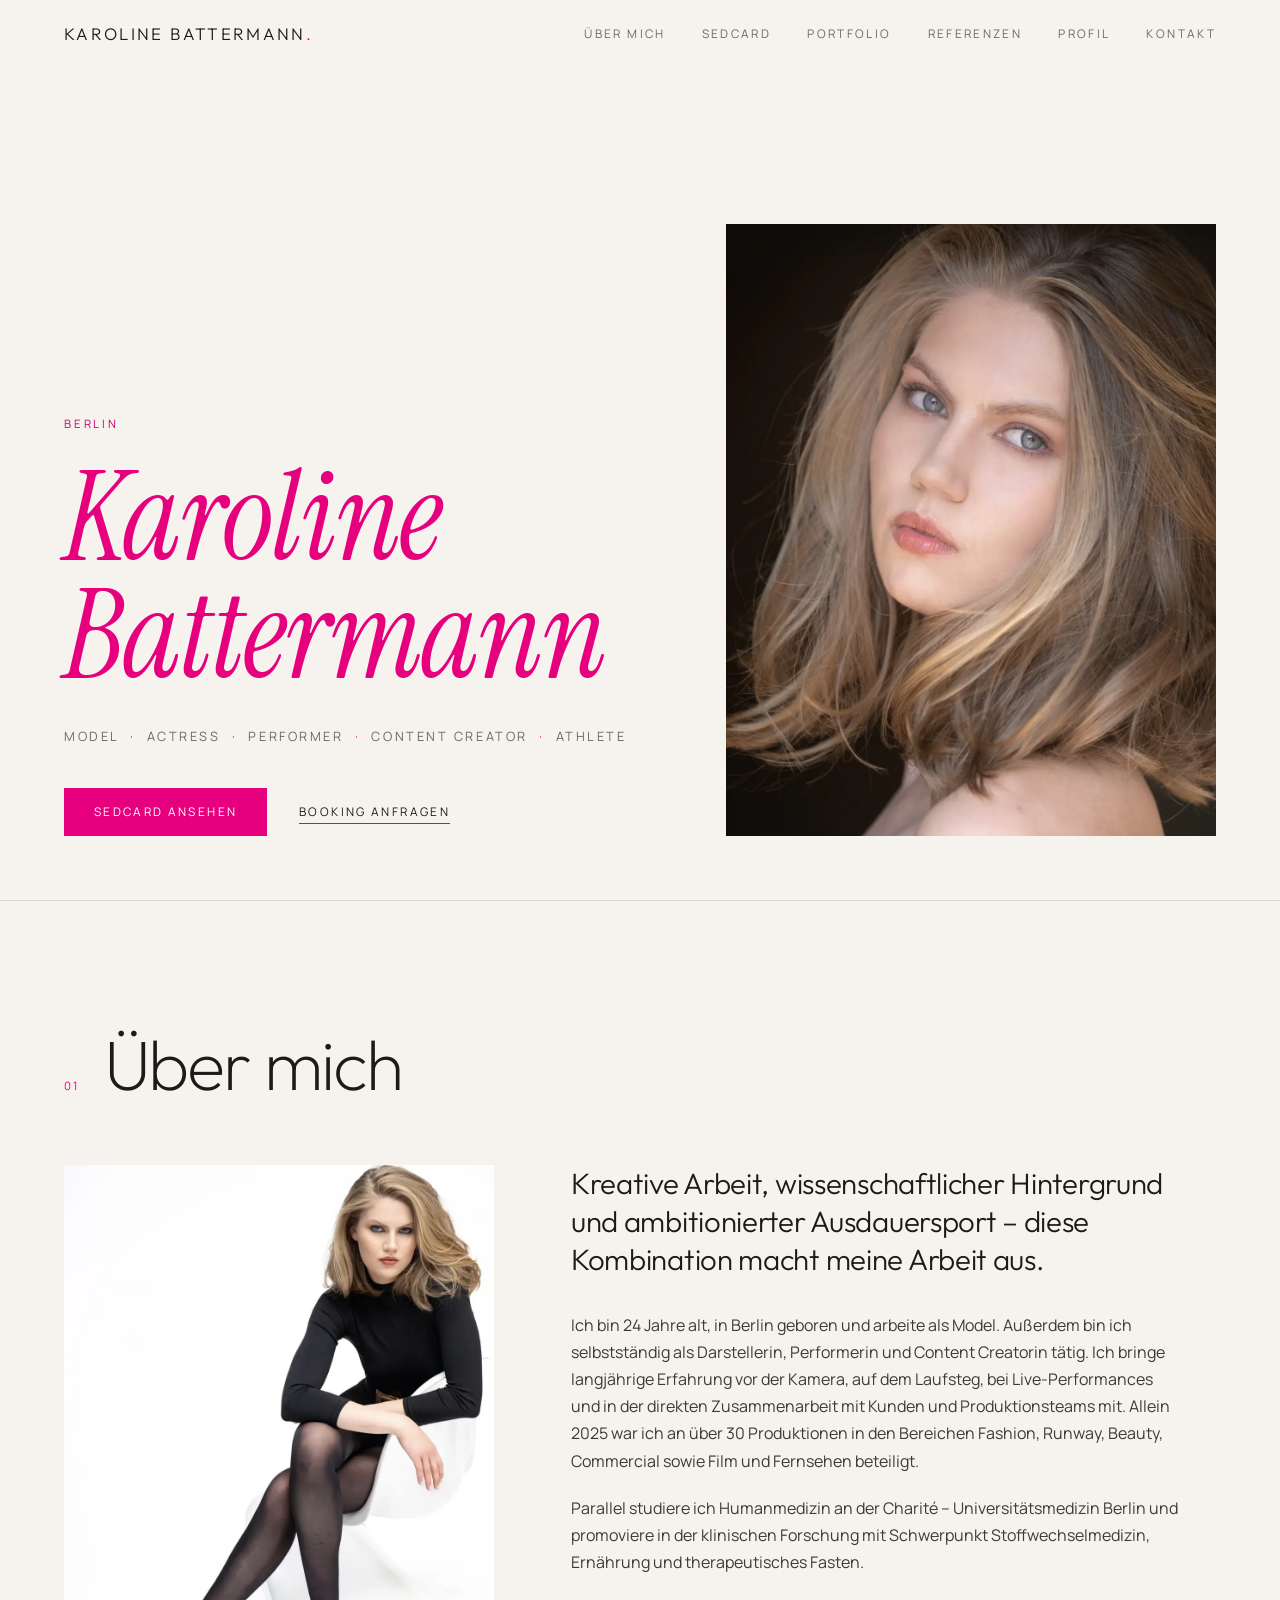
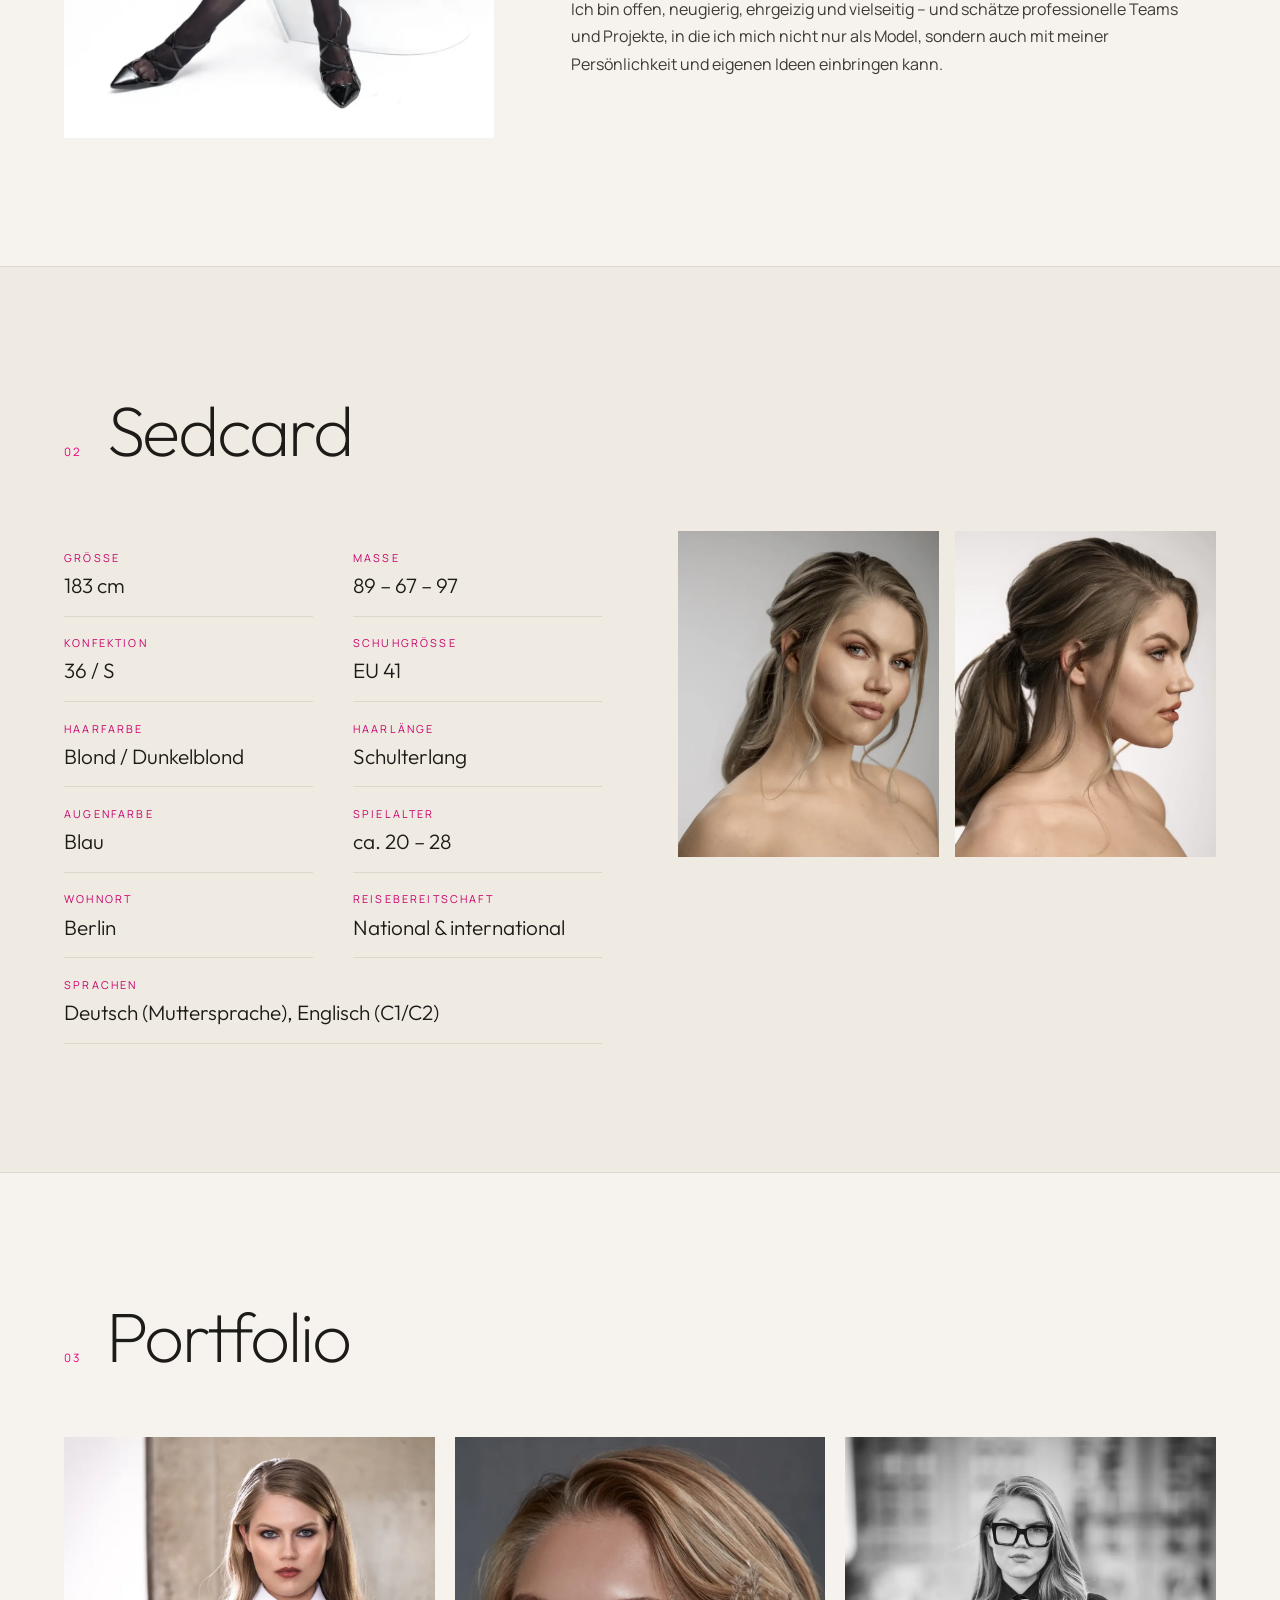
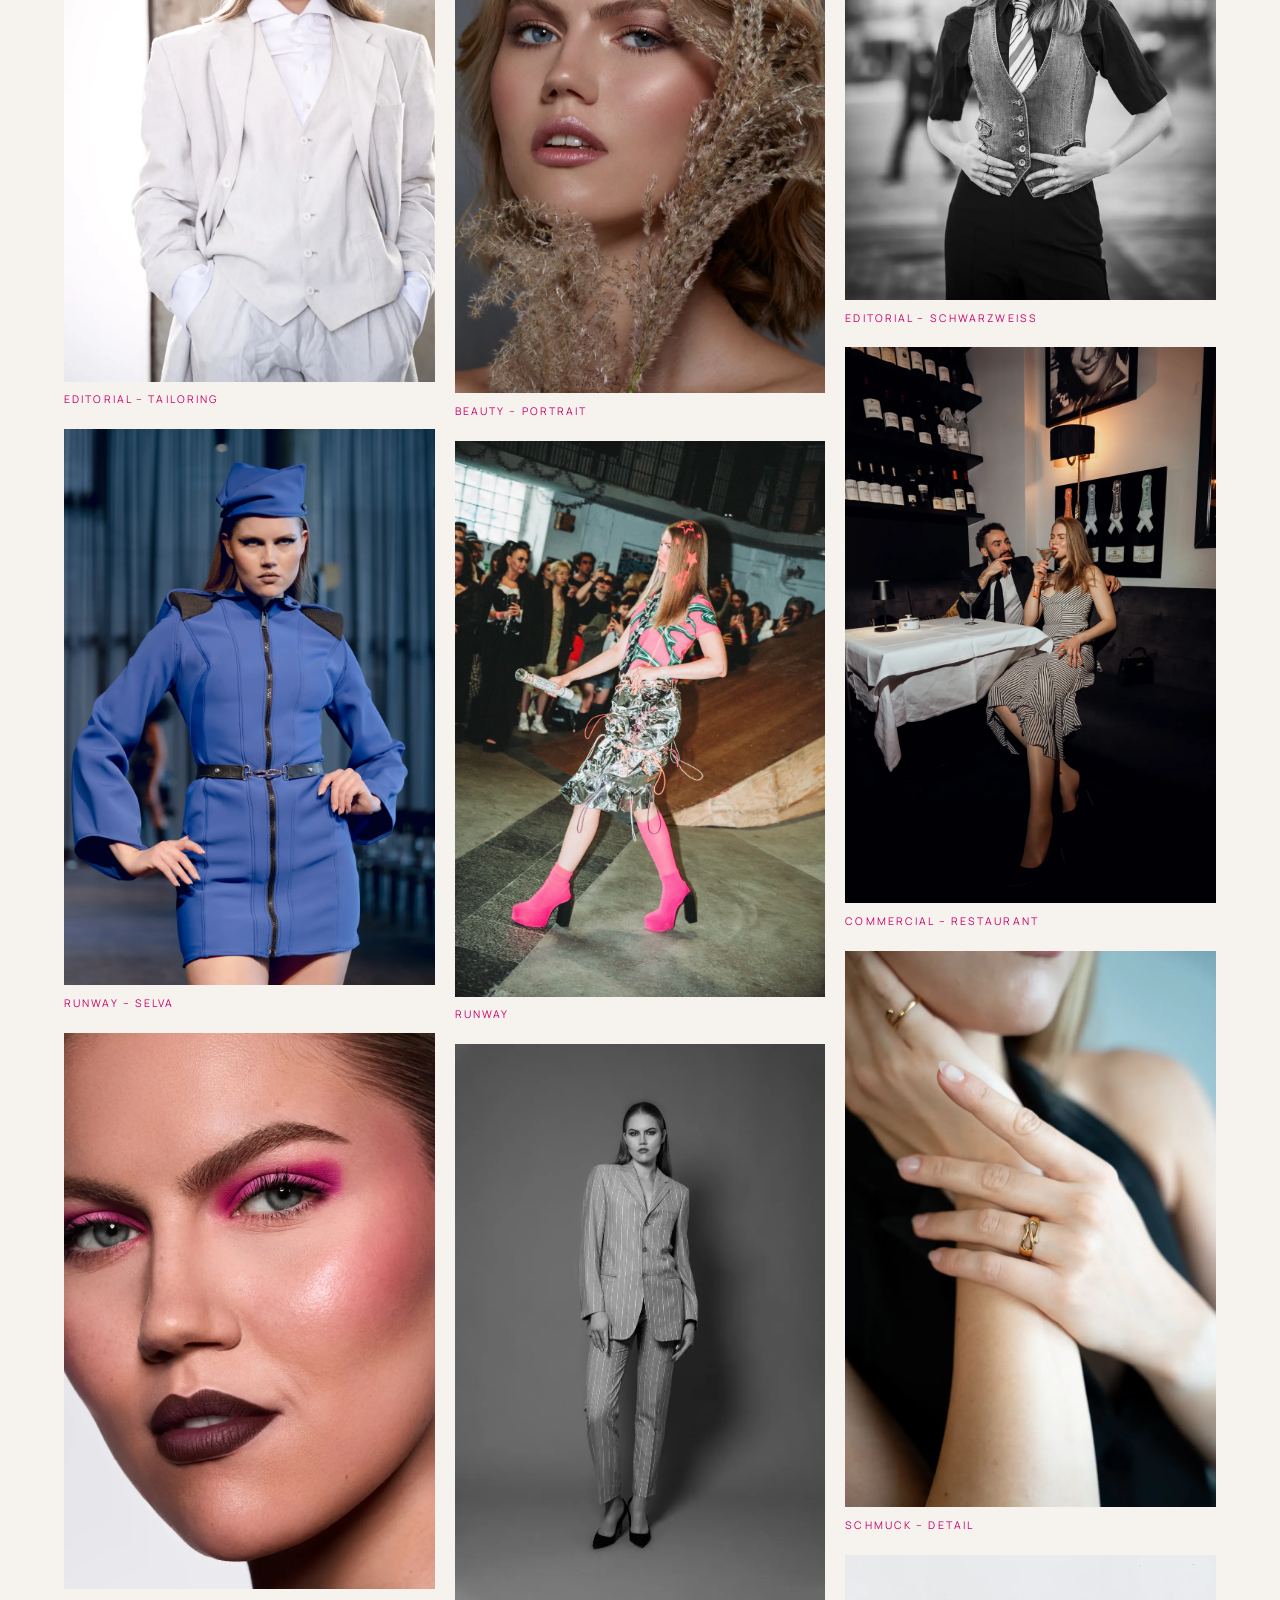
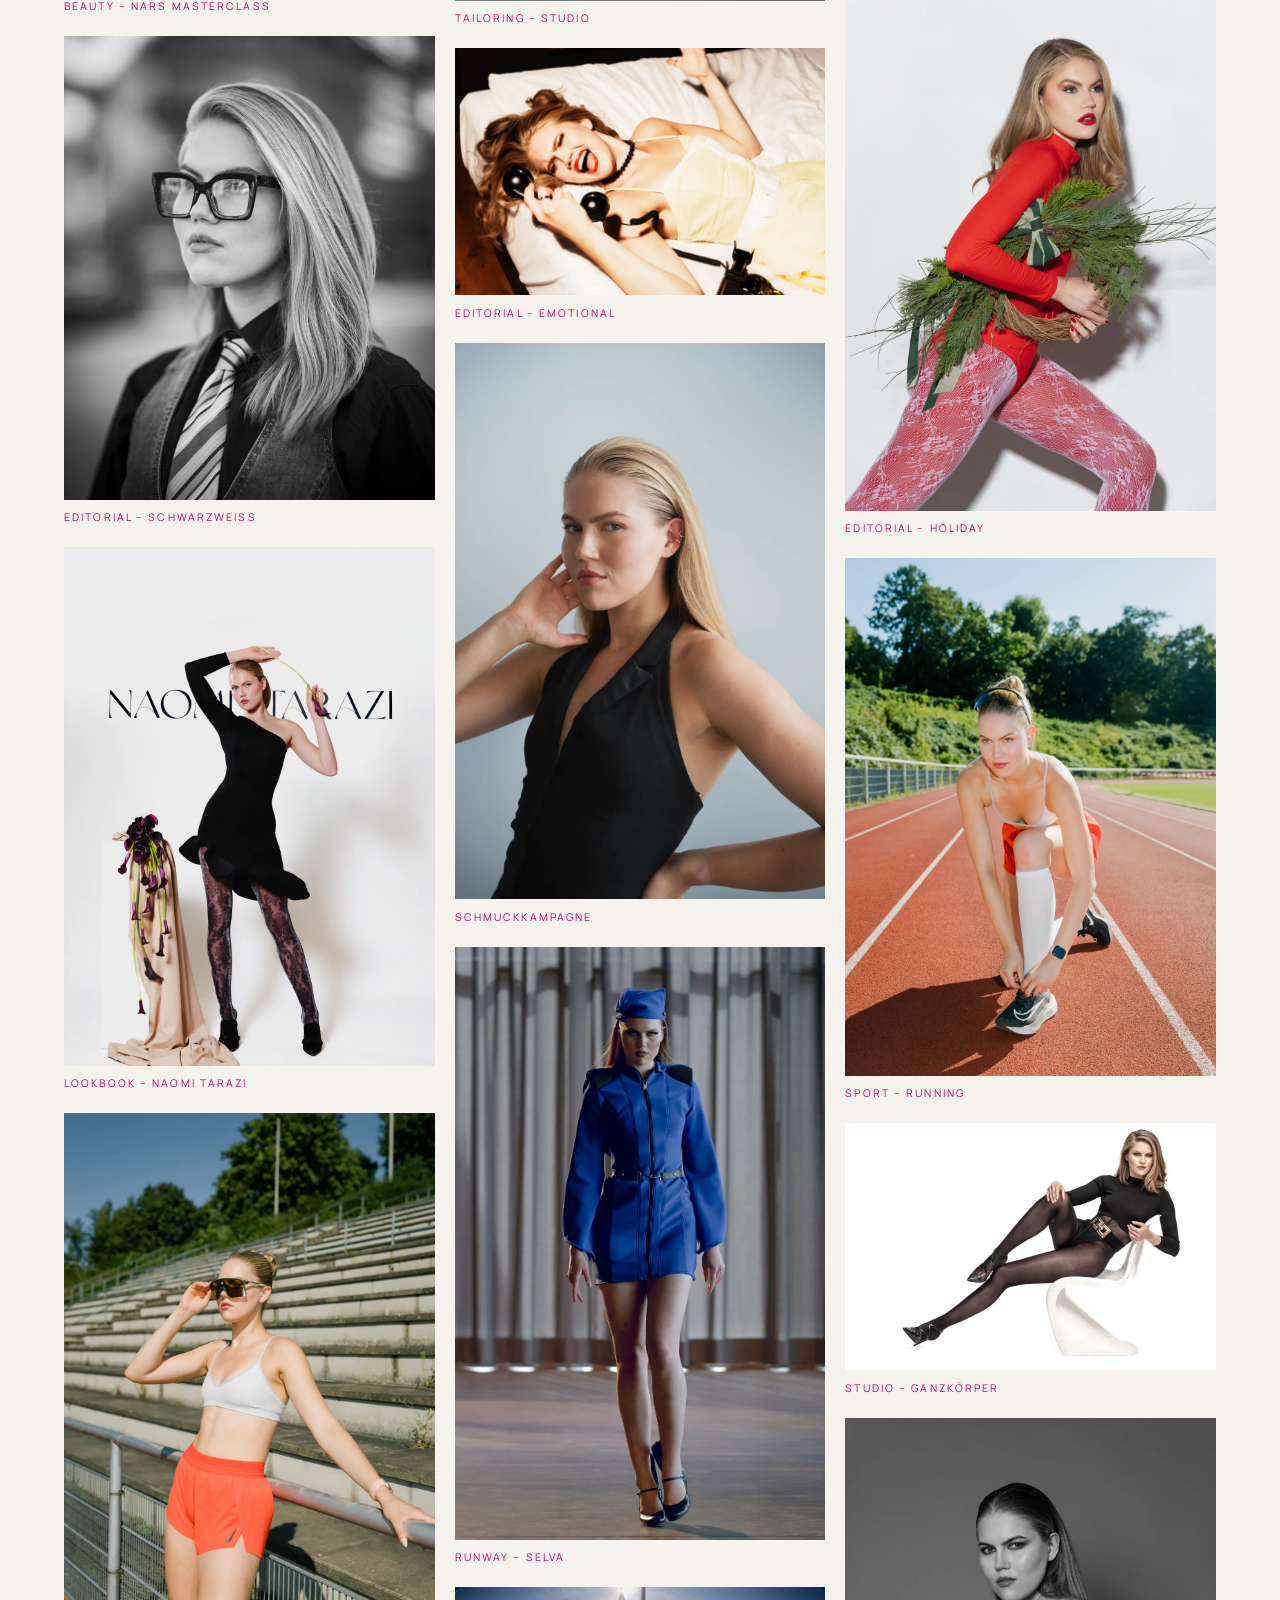
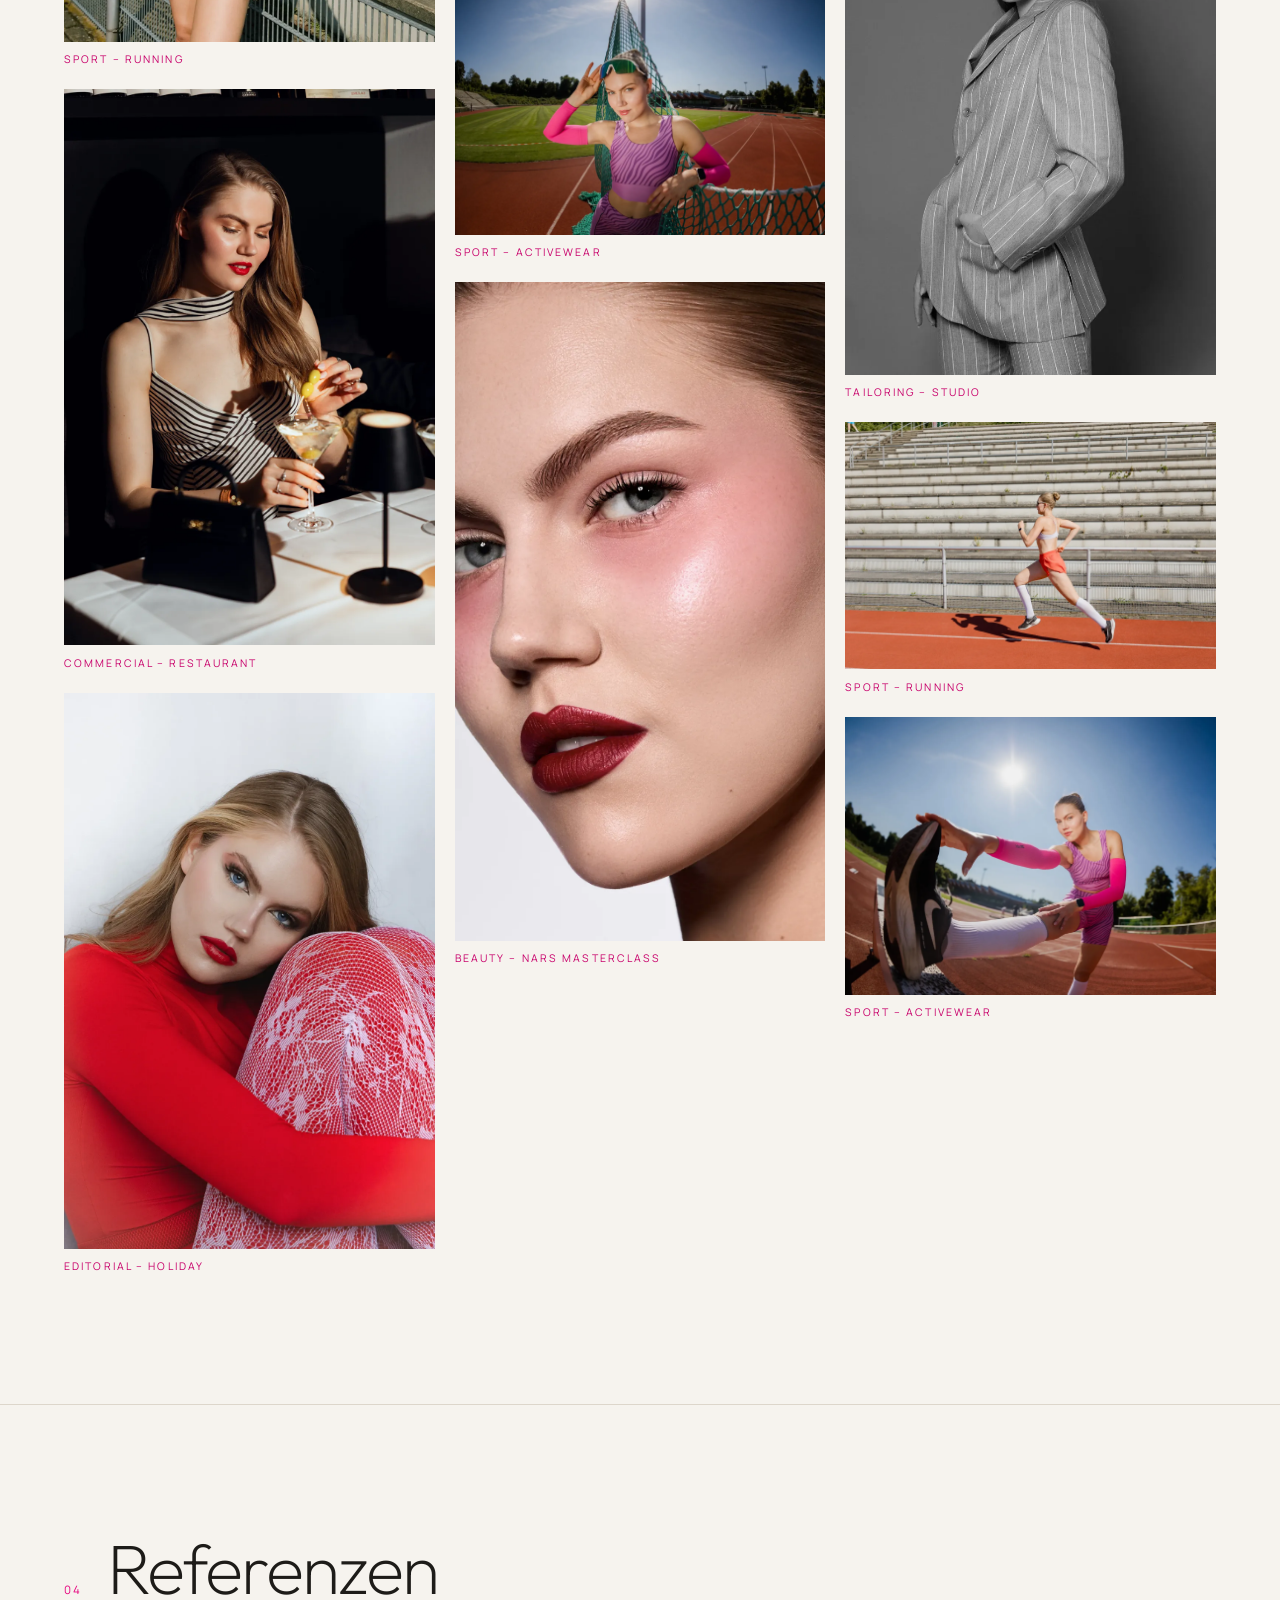
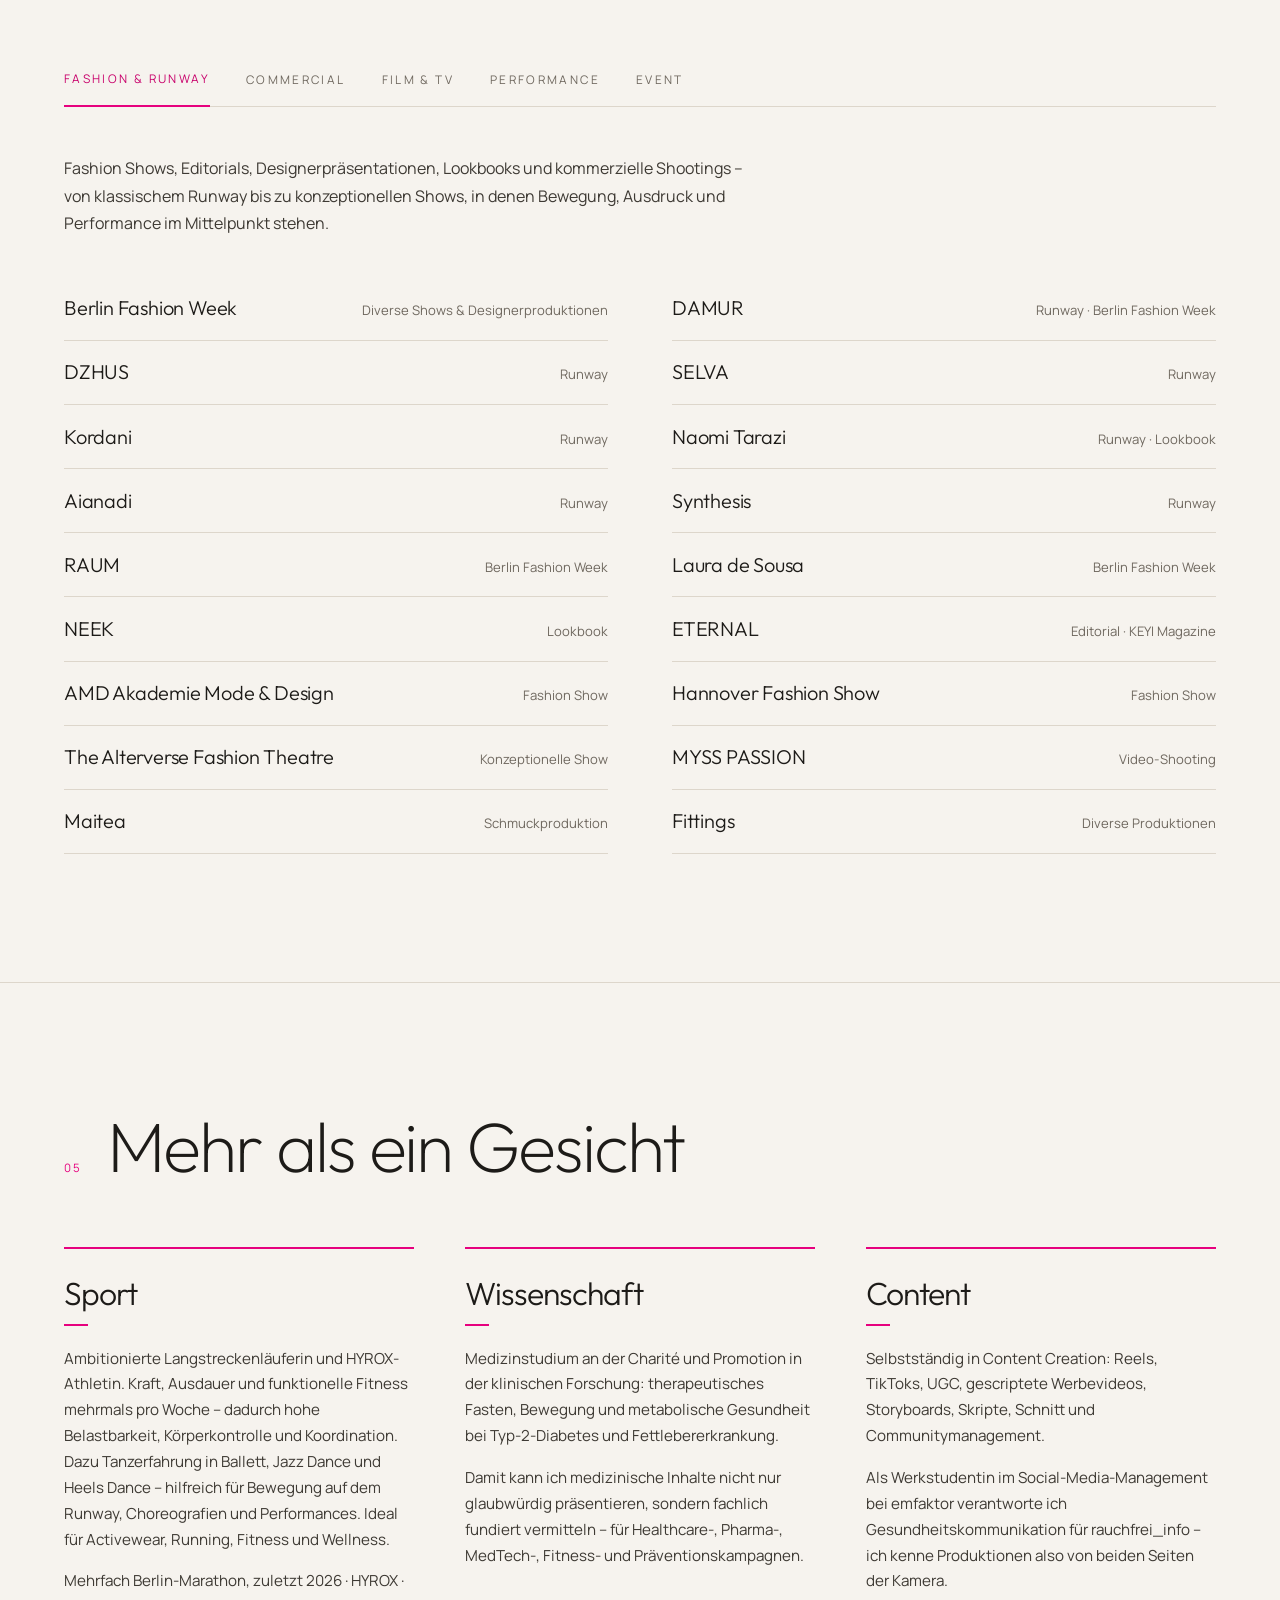
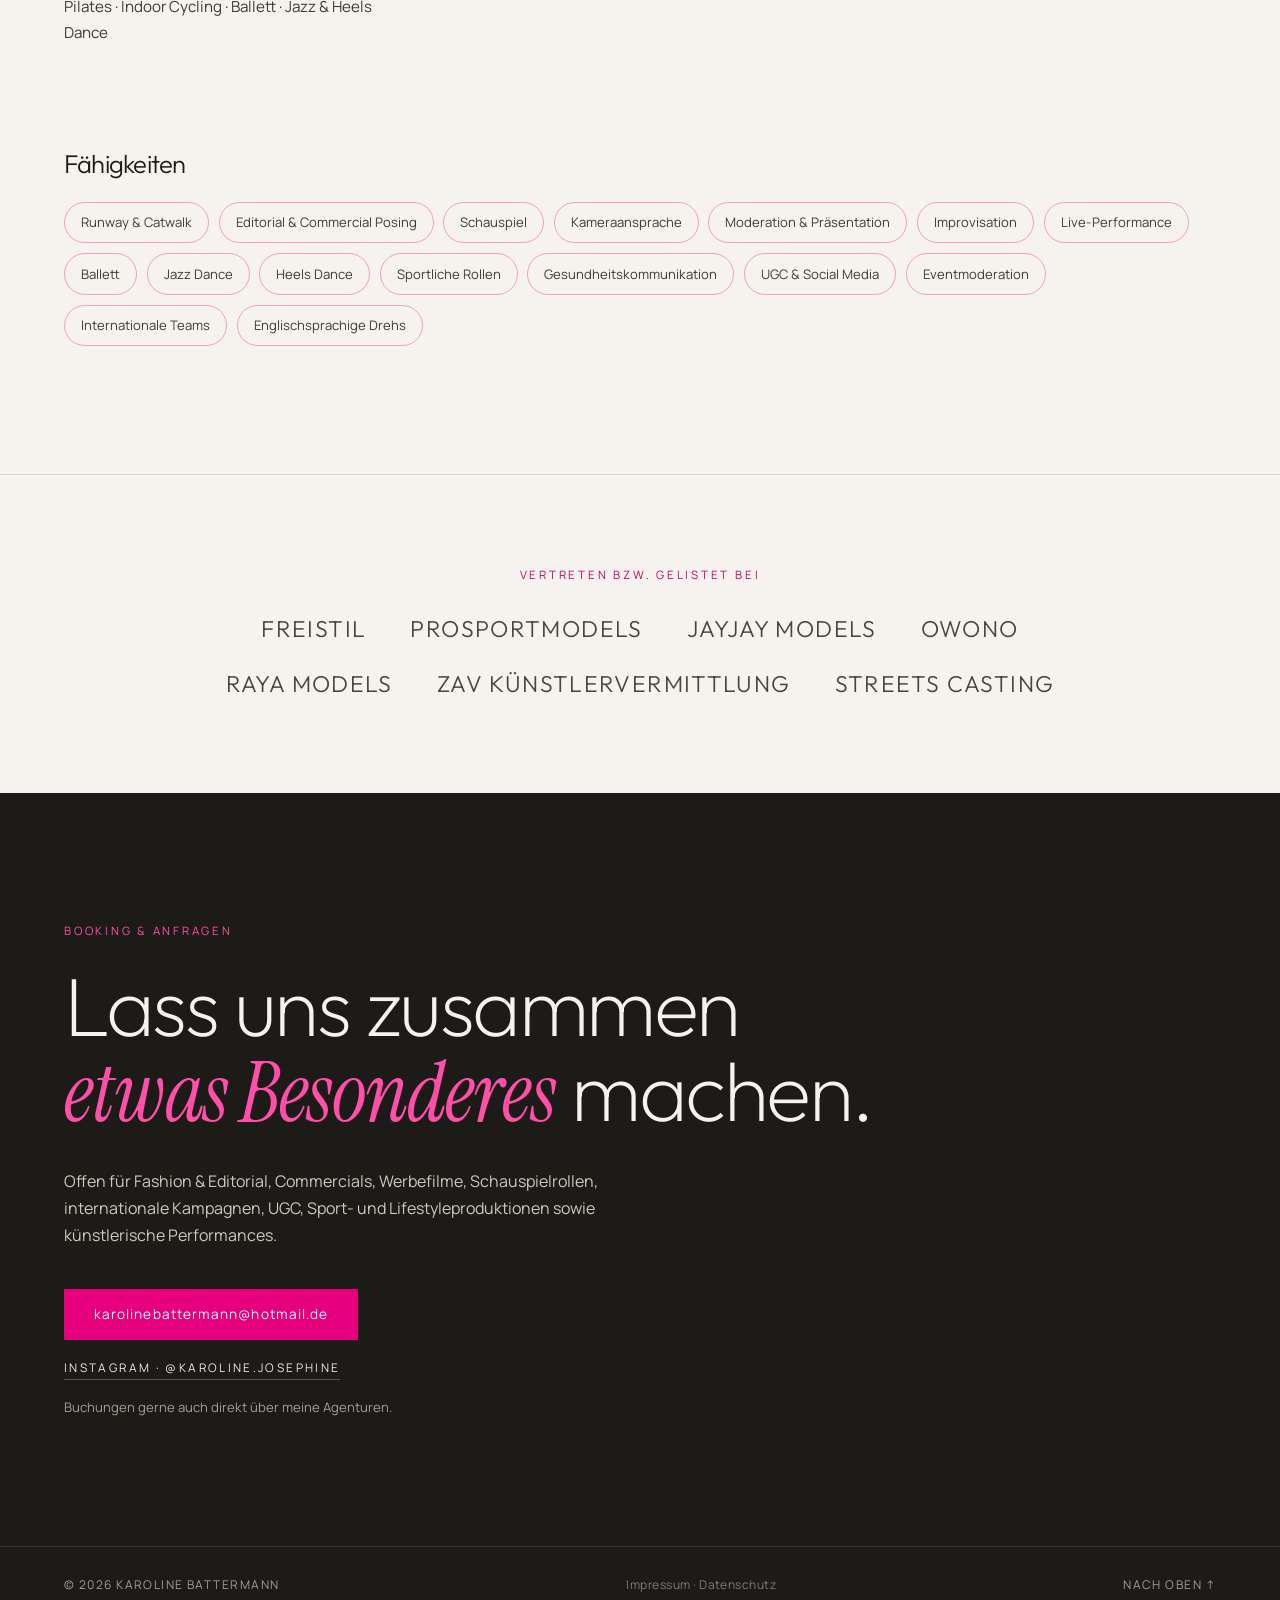
<file: index.html>
<!doctype html>
<html lang="de">
<head>
<meta charset="utf-8">
<meta name="viewport" content="width=device-width, initial-scale=1">
<title>Karoline Battermann – Model & Darstellerin, Berlin</title>
<meta name="description" content="Karoline Battermann – Model, Darstellerin, Performerin und Content Creatorin aus Berlin. Sedcard, Referenzen und Kontakt.">
<link rel="canonical" href="https://karolinebattermann.de/">
<link rel="icon" type="image/png" href="favicon.png">
<meta name="author" content="Karoline Battermann">
<meta property="og:type" content="website">
<meta property="og:locale" content="de_DE">
<meta property="og:site_name" content="Karoline Battermann">
<meta property="og:title" content="Karoline Battermann – Model & Darstellerin, Berlin">
<meta property="og:description" content="Model, Darstellerin, Performerin und Content Creatorin aus Berlin. Sedcard, Portfolio, Referenzen und Booking.">
<meta property="og:url" content="https://karolinebattermann.de/">
<meta property="og:image" content="https://karolinebattermann.de/images/og-image.jpg">
<meta property="og:image:width" content="1200">
<meta property="og:image:height" content="630">
<meta property="og:image:alt" content="Porträt von Karoline Battermann">
<meta name="twitter:card" content="summary_large_image">
<meta name="twitter:title" content="Karoline Battermann – Model & Darstellerin, Berlin">
<meta name="twitter:description" content="Model, Darstellerin, Performerin und Content Creatorin aus Berlin.">
<meta name="twitter:image" content="https://karolinebattermann.de/images/og-image.jpg">
<script type="application/ld+json">
{
  "@context": "https://schema.org",
  "@type": "Person",
  "name": "Karoline Battermann",
  "url": "https://karolinebattermann.de/",
  "image": "https://karolinebattermann.de/images/portrait.webp",
  "jobTitle": ["Model", "Schauspielerin", "Performerin", "Content Creatorin"],
  "description": "Model, Darstellerin, Performerin und Content Creatorin aus Berlin.",
  "email": "mailto:karolinebattermann@hotmail.de",
  "address": {"@type": "PostalAddress", "addressLocality": "Berlin", "addressCountry": "DE"},
  "knowsLanguage": ["de", "en"],
  "height": {"@type": "QuantitativeValue", "value": 183, "unitCode": "CMT"},
  "sameAs": ["https://www.instagram.com/karoline.josephine/"]
}
</script>
<link rel="stylesheet" href="fonts.css">
<link rel="stylesheet" href="style.css">
</head>
<body>

<header class="nav" id="top">
  <a href="#top" class="nav-name">Karoline Battermann</a>
  <button class="nav-toggle" aria-label="Menü öffnen" aria-expanded="false"><span></span><span></span></button>
  <nav class="nav-links">
    <a href="#about">Über mich</a>
    <a href="#sedcard">Sedcard</a>
    <a href="#portfolio">Portfolio</a>
    <a href="#work">Referenzen</a>
    <a href="#profile">Profil</a>
    <a href="#contact">Kontakt</a>
  </nav>
</header>

<main>

<!-- HERO -->
<section class="hero">
  <div class="hero-text">
    <p class="eyebrow">Berlin</p>
    <h1><em>Karoline</em><br><em>Battermann</em></h1>
    <p class="roles">Model <span>·</span> Actress <span>·</span> Performer <span>·</span> Content Creator <span>·</span> Athlete</p>
    <div class="hero-cta">
      <a href="#sedcard" class="btn">Sedcard ansehen</a>
      <a href="#contact" class="link-arrow">Booking anfragen</a>
    </div>
  </div>
  <figure class="photo hero-photo" data-label="">
    <img src="images/portrait.webp" alt="Karoline Battermann, Porträt" fetchpriority="high">
  </figure>
</section>

<!-- ABOUT -->
<section class="section about" id="about">
  <div class="section-head">
    <span class="num">01</span>
    <h2>Über mich</h2>
  </div>
  <div class="about-grid">
    <figure class="photo about-photo" data-label="">
      <img src="images/ganzkorper-1.webp" alt="Karoline Battermann, Ganzkörperaufnahme im Studio" loading="lazy">
    </figure>
    <div class="about-text">
      <p class="lead">Kreative Arbeit, wissenschaftlicher Hintergrund und ambitionierter Ausdauersport – diese Kombination macht meine Arbeit aus.</p>
      <p>Ich bin 24 Jahre alt, in Berlin geboren und arbeite als Model. Außerdem bin ich selbstständig als Darstellerin, Performerin und Content Creatorin tätig. Ich bringe langjährige Erfahrung vor der Kamera, auf dem Laufsteg, bei Live-Performances und in der direkten Zusammenarbeit mit Kunden und Produktionsteams mit. Allein 2025 war ich an über 30 Produktionen in den Bereichen Fashion, Runway, Beauty, Commercial sowie Film und Fernsehen beteiligt.</p>
      <p>Parallel studiere ich Humanmedizin an der Charité – Universitätsmedizin Berlin und promoviere in der klinischen Forschung mit Schwerpunkt Stoffwechselmedizin, Ernährung und therapeutisches Fasten.</p>
      <p>Ich bin offen, neugierig, ehrgeizig und vielseitig – und schätze professionelle Teams und Projekte, in die ich mich nicht nur als Model, sondern auch mit meiner Persönlichkeit und eigenen Ideen einbringen kann.</p>
    </div>
  </div>
</section>

<!-- SEDCARD -->
<section class="section sedcard" id="sedcard">
  <div class="section-head">
    <span class="num">02</span>
    <h2>Sedcard</h2>
  </div>
  <div class="sed-grid">
    <dl class="measures">
      <div><dt>Größe</dt><dd>183 cm</dd></div>
      <div><dt>Maße</dt><dd>89 – 67 – 97</dd></div>
      <div><dt>Konfektion</dt><dd>36 / S</dd></div>
      <div><dt>Schuhgröße</dt><dd>EU 41</dd></div>
      <div><dt>Haarfarbe</dt><dd>Blond / Dunkelblond</dd></div>
      <div><dt>Haarlänge</dt><dd>Schulterlang</dd></div>
      <div><dt>Augenfarbe</dt><dd>Blau</dd></div>
      <div><dt>Spielalter</dt><dd>ca. 20 – 28</dd></div>
      <div><dt>Wohnort</dt><dd>Berlin</dd></div>
      <div><dt>Reisebereitschaft</dt><dd>National & international</dd></div>
      <div><dt>Sprachen</dt><dd>Deutsch (Muttersprache), Englisch (C1/C2)</dd></div>
    </dl>
    <div class="sed-photos">
      <figure class="photo" data-label=""><img src="images/portrait-mit-pferdeschwanz.webp" alt="Porträt mit Pferdeschwanz" loading="lazy" style="object-position:75% 40%"></figure>
      <figure class="photo" data-label=""><img src="images/portrait-profil.webp" alt="Porträt im Profil" loading="lazy" style="object-position:80% 40%"></figure>
    </div>
  </div>
</section>

<!-- GALLERY -->
<section class="gallery-wrap" id="portfolio" aria-label="Portfolio">
  <div class="section-head"><span class="num">03</span><h2>Portfolio</h2></div>
  <div class="masonry">
  <figure class="g-item"><button class="g-open" aria-label="Bild vergrößern: Editorial – Tailoring"><img src="images/anzug-halbtotale.webp" alt="Karoline Battermann – Editorial – Tailoring" loading="lazy"></button><figcaption>Editorial – Tailoring</figcaption></figure>
  <figure class="g-item"><button class="g-open" aria-label="Bild vergrößern: Runway – Selva"><img src="images/selva-runway-ss27.webp" alt="Karoline Battermann – Runway – Selva" loading="lazy"></button><figcaption>Runway – Selva</figcaption></figure>
  <figure class="g-item"><button class="g-open" aria-label="Bild vergrößern: Beauty – NARS Masterclass"><img src="images/beauty-close-up.webp" alt="Karoline Battermann – Beauty – NARS Masterclass" loading="lazy"></button><figcaption>Beauty – NARS Masterclass</figcaption></figure>
  <figure class="g-item"><button class="g-open" aria-label="Bild vergrößern: Editorial – Schwarzweiß"><img src="images/bnw-bild-brille-2.webp" alt="Karoline Battermann – Editorial – Schwarzweiß" loading="lazy"></button><figcaption>Editorial – Schwarzweiß</figcaption></figure>
  <figure class="g-item"><button class="g-open" aria-label="Bild vergrößern: Lookbook – Naomi Tarazi"><img src="images/naomi-tarazi-look-book.webp" alt="Karoline Battermann – Lookbook – Naomi Tarazi" loading="lazy"></button><figcaption>Lookbook – Naomi Tarazi</figcaption></figure>
  <figure class="g-item"><button class="g-open" aria-label="Bild vergrößern: Sport – Running"><img src="images/laufen-3.webp" alt="Karoline Battermann – Sport – Running" loading="lazy"></button><figcaption>Sport – Running</figcaption></figure>
  <figure class="g-item"><button class="g-open" aria-label="Bild vergrößern: Commercial – Restaurant"><img src="images/restaurant-produktion-allein.webp" alt="Karoline Battermann – Commercial – Restaurant" loading="lazy"></button><figcaption>Commercial – Restaurant</figcaption></figure>
  <figure class="g-item"><button class="g-open" aria-label="Bild vergrößern: Editorial – Holiday"><img src="images/weihnachtseditorial-2.webp" alt="Karoline Battermann – Editorial – Holiday" loading="lazy"></button><figcaption>Editorial – Holiday</figcaption></figure>
  <figure class="g-item"><button class="g-open" aria-label="Bild vergrößern: Beauty – Portrait"><img src="images/beauty-portrait.webp" alt="Karoline Battermann – Beauty – Portrait" loading="lazy"></button><figcaption>Beauty – Portrait</figcaption></figure>
  <figure class="g-item"><button class="g-open" aria-label="Bild vergrößern: Runway"><img src="images/runway-ss27.webp" alt="Karoline Battermann – Runway" loading="lazy"></button><figcaption>Runway</figcaption></figure>
  <figure class="g-item"><button class="g-open" aria-label="Bild vergrößern: Tailoring – Studio"><img src="images/anzug-1.webp" alt="Karoline Battermann – Tailoring – Studio" loading="lazy"></button><figcaption>Tailoring – Studio</figcaption></figure>
  <figure class="g-item"><button class="g-open" aria-label="Bild vergrößern: Editorial – Emotional"><img src="images/editorial-emotional-1.webp" alt="Karoline Battermann – Editorial – Emotional" loading="lazy"></button><figcaption>Editorial – Emotional</figcaption></figure>
  <figure class="g-item"><button class="g-open" aria-label="Bild vergrößern: Schmuckkampagne"><img src="images/portrait-schmuckkampagne.webp" alt="Karoline Battermann – Schmuckkampagne" loading="lazy"></button><figcaption>Schmuckkampagne</figcaption></figure>
  <figure class="g-item"><button class="g-open" aria-label="Bild vergrößern: Runway – Selva"><img src="images/selva-runway-ss27-2.webp" alt="Karoline Battermann – Runway – Selva" loading="lazy"></button><figcaption>Runway – Selva</figcaption></figure>
  <figure class="g-item"><button class="g-open" aria-label="Bild vergrößern: Sport – Activewear"><img src="images/sport-1.webp" alt="Karoline Battermann – Sport – Activewear" loading="lazy"></button><figcaption>Sport – Activewear</figcaption></figure>
  <figure class="g-item"><button class="g-open" aria-label="Bild vergrößern: Beauty – NARS Masterclass"><img src="images/beauty-close-up-2.webp" alt="Karoline Battermann – Beauty – NARS Masterclass" loading="lazy"></button><figcaption>Beauty – NARS Masterclass</figcaption></figure>
  <figure class="g-item"><button class="g-open" aria-label="Bild vergrößern: Editorial – Schwarzweiß"><img src="images/bnw-bild-brille.webp" alt="Karoline Battermann – Editorial – Schwarzweiß" loading="lazy"></button><figcaption>Editorial – Schwarzweiß</figcaption></figure>
  <figure class="g-item"><button class="g-open" aria-label="Bild vergrößern: Commercial – Restaurant"><img src="images/restaurant-produktion-couple.webp" alt="Karoline Battermann – Commercial – Restaurant" loading="lazy"></button><figcaption>Commercial – Restaurant</figcaption></figure>
  <figure class="g-item"><button class="g-open" aria-label="Bild vergrößern: Schmuck – Detail"><img src="images/hande-schmuck.webp" alt="Karoline Battermann – Schmuck – Detail" loading="lazy"></button><figcaption>Schmuck – Detail</figcaption></figure>
  <figure class="g-item"><button class="g-open" aria-label="Bild vergrößern: Editorial – Holiday"><img src="images/weihnachtseditorial-1.webp" alt="Karoline Battermann – Editorial – Holiday" loading="lazy"></button><figcaption>Editorial – Holiday</figcaption></figure>
  <figure class="g-item"><button class="g-open" aria-label="Bild vergrößern: Sport – Running"><img src="images/laufen-2.webp" alt="Karoline Battermann – Sport – Running" loading="lazy"></button><figcaption>Sport – Running</figcaption></figure>
  <figure class="g-item"><button class="g-open" aria-label="Bild vergrößern: Studio – Ganzkörper"><img src="images/ganzkorper-2.webp" alt="Karoline Battermann – Studio – Ganzkörper" loading="lazy"></button><figcaption>Studio – Ganzkörper</figcaption></figure>
  <figure class="g-item"><button class="g-open" aria-label="Bild vergrößern: Tailoring – Studio"><img src="images/anzug-2.webp" alt="Karoline Battermann – Tailoring – Studio" loading="lazy"></button><figcaption>Tailoring – Studio</figcaption></figure>
  <figure class="g-item"><button class="g-open" aria-label="Bild vergrößern: Sport – Running"><img src="images/laufen.webp" alt="Karoline Battermann – Sport – Running" loading="lazy"></button><figcaption>Sport – Running</figcaption></figure>
  <figure class="g-item"><button class="g-open" aria-label="Bild vergrößern: Sport – Activewear"><img src="images/sport-2.webp" alt="Karoline Battermann – Sport – Activewear" loading="lazy"></button><figcaption>Sport – Activewear</figcaption></figure>
  </div>
</section>

<div class="lightbox" hidden role="dialog" aria-modal="true" aria-label="Bildansicht">
  <button class="lb-close" aria-label="Schließen">×</button>
  <button class="lb-prev" aria-label="Vorheriges Bild">‹</button>
  <img alt="">
  <button class="lb-next" aria-label="Nächstes Bild">›</button>
  <p class="lb-cap"></p>
</div>

<!-- WORK -->
<section class="section work" id="work">
  <div class="section-head">
    <span class="num">04</span>
    <h2>Referenzen</h2>
  </div>

  <div class="tabs" role="tablist">
    <button role="tab" aria-selected="true" data-tab="fashion">Fashion & Runway</button>
    <button role="tab" aria-selected="false" data-tab="commercial">Commercial</button>
    <button role="tab" aria-selected="false" data-tab="film">Film & TV</button>
    <button role="tab" aria-selected="false" data-tab="art">Performance</button>
    <button role="tab" aria-selected="false" data-tab="event">Event</button>
  </div>

  <div class="panel active" id="fashion" role="tabpanel">
    <p class="panel-intro">Fashion Shows, Editorials, Designerpräsentationen, Lookbooks und kommerzielle Shootings – von klassischem Runway bis zu konzeptionellen Shows, in denen Bewegung, Ausdruck und Performance im Mittelpunkt stehen.</p>
    <ul class="ref-list">
      <li><span>Berlin Fashion Week</span><em>Diverse Shows & Designerproduktionen</em></li>
      <li><span>DAMUR</span><em>Runway · Berlin Fashion Week</em></li>
      <li><span>DZHUS</span><em>Runway</em></li>
      <li><span>SELVA</span><em>Runway</em></li>
      <li><span>Kordani</span><em>Runway</em></li>
      <li><span>Naomi Tarazi</span><em>Runway · Lookbook</em></li>
      <li><span>Aianadi</span><em>Runway</em></li>
      <li><span>Synthesis</span><em>Runway</em></li>
      <li><span>RAUM</span><em>Berlin Fashion Week</em></li>
      <li><span>Laura de Sousa</span><em>Berlin Fashion Week</em></li>
      <li><span>NEEK</span><em>Lookbook</em></li>
      <li><span>ETERNAL</span><em>Editorial · KEYI Magazine</em></li>
      <li><span>AMD Akademie Mode & Design</span><em>Fashion Show</em></li>
      <li><span>Hannover Fashion Show</span><em>Fashion Show</em></li>
      <li><span>The Alterverse Fashion Theatre</span><em>Konzeptionelle Show</em></li>
      <li><span>MYSS PASSION</span><em>Video-Shooting</em></li>
      <li><span>Maitea</span><em>Schmuckproduktion</em></li>
      <li><span>Fittings</span><em>Diverse Produktionen</em></li>
    </ul>
  </div>

  <div class="panel" id="commercial" role="tabpanel" hidden>
    <p class="panel-intro">Kommerzielle Foto- und Videoproduktionen mit flexibler Anpassung an Markenidentitäten, Briefings und kreative Konzepte – besonders in Fashion, Beauty, Sport, Lifestyle, Gesundheit und Wissenschaft.</p>
    <ul class="ref-list">
      <li><span>Charlotte Tilbury</span><em>Beauty-Produktion</em></li>
      <li><span>Sony</span><em>Produktion</em></li>
      <li><span>Oribe</span><em>Beauty-Produktion</em></li>
      <li><span>NARS</span><em>Beauty-Masterclass</em></li>
      <li><span>Elevate Shoes</span><em>Commercial & Social Media</em></li>
      <li><span>BRITA</span><em>TikTok- & Social-Media-Produktion</em></li>
      <li><span>Deutsche Bahn</span><em>Werbeproduktion</em></li>
      <li><span>Restaurant-Produktion</span><em>Commercial-Shooting</em></li>
      <li><span>Fashion & Beauty</span><em>Editorials & Kampagnen</em></li>
      <li><span>Lifestyle & Produkt</span><em>Shootings, Social Ads, Kurzvideos</em></li>
    </ul>
  </div>

  <div class="panel" id="film" role="tabpanel" hidden>
    <p class="panel-intro">Erfahrung als Schauspielerin, Darstellerin, Kleindarstellerin und Komparsin – natürliches Agieren vor der Kamera, sicher in gescripteten wie improvisierten Formaten, auf Deutsch und Englisch.</p>
    <ul class="ref-list">
      <li><span>The Hunger Games: Sunrise on the Reaping</span><em>Internationale Kinoproduktion</em></li>
      <li><span>„taff“</span><em>TV-Format</em></li>
      <li><span>„Experte für Alles“</span><em>TV-Format</em></li>
      <li><span>ZDF</span><em>Serienproduktion · Featured Extra</em></li>
      <li><span>Netflix</span><em>Serienproduktion</em></li>
      <li><span>Apple TV+</span><em>Serienproduktion</em></li>
      <li><span>„Date or Break“</span><em>Entertainmentproduktion</em></li>
      <li><span>Film & Fernsehen</span><em>Diverse Produktionen als Kleindarstellerin</em></li>
      <li><span>Werbung & Social Media</span><em>Gescriptete Sprechrollen</em></li>
    </ul>
  </div>

  <div class="panel" id="art" role="tabpanel" hidden>
    <p class="panel-intro">Projekte an der Schnittstelle von Modeling, Schauspiel, Performance und zeitgenössischer Kunst.</p>
    <ul class="ref-list">
      <li><span>Hamburger Bahnhof</span><em>Nationalgalerie der Gegenwart, Berlin</em></li>
      <li><span>Live-Performances</span><em>Ausstellungsformate</em></li>
      <li><span>Experimentelle Mode</span><em>Fashion- & Performanceproduktionen</em></li>
      <li><span>Bühne & Laufsteg</span><em>Inszenierte Auftritte</em></li>
      <li><span>Foto & Video</span><em>Künstlerische Produktionen</em></li>
    </ul>
  </div>

  <div class="panel" id="event" role="tabpanel" hidden>
    <p class="panel-intro">Zahlreiche Einsätze als Hostess, Promoterin und im Gästemanagement – dazu VIP-Betreuung, Akkreditierung sowie langjährige Erfahrung in Gastronomie und an der Bar.</p>
    <ul class="ref-list">
      <li><span>Fruit Logistica</span><em>Berlin</em></li>
      <li><span>ITB</span><em>Berlin</em></li>
      <li><span>InnoTrans</span><em>Berlin</em></li>
      <li><span>Berlin-Tag</span><em>Event</em></li>
      <li><span>Messen & Kongresse</span><em>Diverse Veranstaltungen</em></li>
      <li><span>VIP-Hostess</span><em>Gästebetreuung & VIP-Bereiche</em></li>
      <li><span>Akkreditierung</span><em>Einlass- & Gästemanagement</em></li>
      <li><span>Promotion & Walking Act</span><em>Firmenevents, Empfänge, Showrooms</em></li>
      <li><span>Gastronomie & Bar</span><em>Langjährige Erfahrung</em></li>
    </ul>
  </div>
</section>

<!-- PROFILE: three pillars -->
<section class="section profile" id="profile">
  <div class="section-head">
    <span class="num">05</span>
    <h2>Mehr als ein Gesicht</h2>
  </div>

  <div class="pillars">
    <article class="pillar">
      <h3>Sport</h3>
      <p>Ambitionierte Langstreckenläuferin und HYROX-Athletin. Kraft, Ausdauer und funktionelle Fitness mehrmals pro Woche – dadurch hohe Belastbarkeit, Körperkontrolle und Koordination. Dazu Tanzerfahrung in Ballett, Jazz Dance und Heels Dance – hilfreich für Bewegung auf dem Runway, Choreografien und Performances. Ideal für Activewear, Running, Fitness und Wellness.</p>
      <p class="small">Mehrfach Berlin-Marathon, zuletzt 2026 · HYROX · Pilates · Indoor Cycling · Ballett · Jazz &amp; Heels Dance</p>
    </article>

    <article class="pillar">
      <h3>Wissenschaft</h3>
      <p>Medizinstudium an der Charité und Promotion in der klinischen Forschung: therapeutisches Fasten, Bewegung und metabolische Gesundheit bei Typ-2-Diabetes und Fettlebererkrankung.</p>
      <p>Damit kann ich medizinische Inhalte nicht nur glaubwürdig präsentieren, sondern fachlich fundiert vermitteln – für Healthcare-, Pharma-, MedTech-, Fitness- und Präventionskampagnen.</p>
    </article>

    <article class="pillar">
      <h3>Content</h3>
      <p>Selbstständig in Content Creation: Reels, TikToks, UGC, gescriptete Werbevideos, Storyboards, Skripte, Schnitt und Communitymanagement.</p>
      <p>Als Werkstudentin im Social-Media-Management bei emfaktor verantworte ich Gesundheitskommunikation für rauchfrei_info – ich kenne Produktionen also von beiden Seiten der Kamera.</p>
    </article>
  </div>

  <div class="skills">
    <h3>Fähigkeiten</h3>
    <ul class="chips">
      <li>Runway & Catwalk</li><li>Editorial & Commercial Posing</li><li>Schauspiel</li><li>Kameraansprache</li><li>Moderation & Präsentation</li><li>Improvisation</li><li>Live-Performance</li><li>Ballett</li><li>Jazz Dance</li><li>Heels Dance</li><li>Sportliche Rollen</li><li>Gesundheitskommunikation</li><li>UGC & Social Media</li><li>Eventmoderation</li><li>Internationale Teams</li><li>Englischsprachige Drehs</li>
    </ul>
  </div>
</section>

<!-- AGENCIES -->
<section class="agencies" aria-label="Agenturen">
  <p class="eyebrow">Vertreten bzw. gelistet bei</p>
  <ul>
    <li>FREISTIL</li><li>Prosportmodels</li><li>JayJay Models</li><li>OWONO</li><li>RAYA Models</li><li>ZAV Künstlervermittlung</li><li>Streets Casting</li>
  </ul>
</section>

<!-- CONTACT -->
<section class="section contact" id="contact">
  <div class="contact-inner">
    <p class="eyebrow">Booking & Anfragen</p>
    <h2>Lass uns zusammen<br><em>etwas Besonderes</em> machen.</h2>
    <p>Offen für Fashion & Editorial, Commercials, Werbefilme, Schauspielrollen, internationale Kampagnen, UGC, Sport- und Lifestyleproduktionen sowie künstlerische Performances.</p>
    <div class="contact-links">
      <a class="btn" href="mailto:karolinebattermann@hotmail.de">karolinebattermann@hotmail.de</a>
      <a class="link-arrow light" href="https://www.instagram.com/karoline.josephine/" target="_blank" rel="noopener">Instagram · @karoline.josephine</a>
      <span class="small">Buchungen gerne auch direkt über meine Agenturen.</span>
    </div>
  </div>
</section>

</main>

<footer class="footer">
  <span>© 2026 Karoline Battermann</span>
  <span class="legal"><a href="impressum.html">Impressum</a> · <a href="datenschutz.html">Datenschutz</a></span>
  <a href="#top">Nach oben ↑</a>
</footer>

<script>
  // Tabs
  const tabs = document.querySelectorAll('[role="tab"]');
  tabs.forEach(t => t.addEventListener('click', () => {
    tabs.forEach(x => x.setAttribute('aria-selected', 'false'));
    t.setAttribute('aria-selected', 'true');
    document.querySelectorAll('.panel').forEach(p => { p.hidden = p.id !== t.dataset.tab; p.classList.toggle('active', p.id === t.dataset.tab); });
  }));
  // Mobile nav
  const toggle = document.querySelector('.nav-toggle');
  const nav = document.querySelector('.nav');
  toggle.addEventListener('click', () => {
    const open = nav.classList.toggle('open');
    toggle.setAttribute('aria-expanded', open);
  });
  document.querySelectorAll('.nav-links a').forEach(a => a.addEventListener('click', () => { nav.classList.remove('open'); toggle.setAttribute('aria-expanded', 'false'); }));
  // Scroll state
  addEventListener('scroll', () => nav.classList.toggle('scrolled', scrollY > 20), { passive: true });
  // Lightbox
  const items=[...document.querySelectorAll('.g-item')];
  const lb=document.querySelector('.lightbox'), lbImg=lb.querySelector('img'), lbCap=lb.querySelector('.lb-cap');
  let cur=0;
  const show=i=>{cur=(i+items.length)%items.length; const im=items[cur].querySelector('img'); lbImg.src=im.src; lbImg.alt=im.alt; lbCap.textContent=items[cur].querySelector('figcaption').textContent;};
  items.forEach((it,i)=>it.querySelector('.g-open').addEventListener('click',()=>{show(i); lb.hidden=false; document.body.style.overflow='hidden'; lb.querySelector('.lb-close').focus();}));
  const close=()=>{lb.hidden=true; document.body.style.overflow='';};
  lb.querySelector('.lb-close').onclick=close;
  lb.querySelector('.lb-prev').onclick=()=>show(cur-1);
  lb.querySelector('.lb-next').onclick=()=>show(cur+1);
  lb.addEventListener('click',e=>{if(e.target===lb) close();});
  addEventListener('keydown',e=>{if(lb.hidden) return; if(e.key==='Escape') close(); if(e.key==='ArrowLeft') show(cur-1); if(e.key==='ArrowRight') show(cur+1);});
  // Reveal
  const io = new IntersectionObserver(es => es.forEach(e => { if (e.isIntersecting) { e.target.classList.add('in'); io.unobserve(e.target); } }), { threshold: .12 });
  document.querySelectorAll('.section, .gallery-wrap, .agencies').forEach(el => { el.classList.add('reveal'); io.observe(el); });
</script>
</body>
</html>
</file>
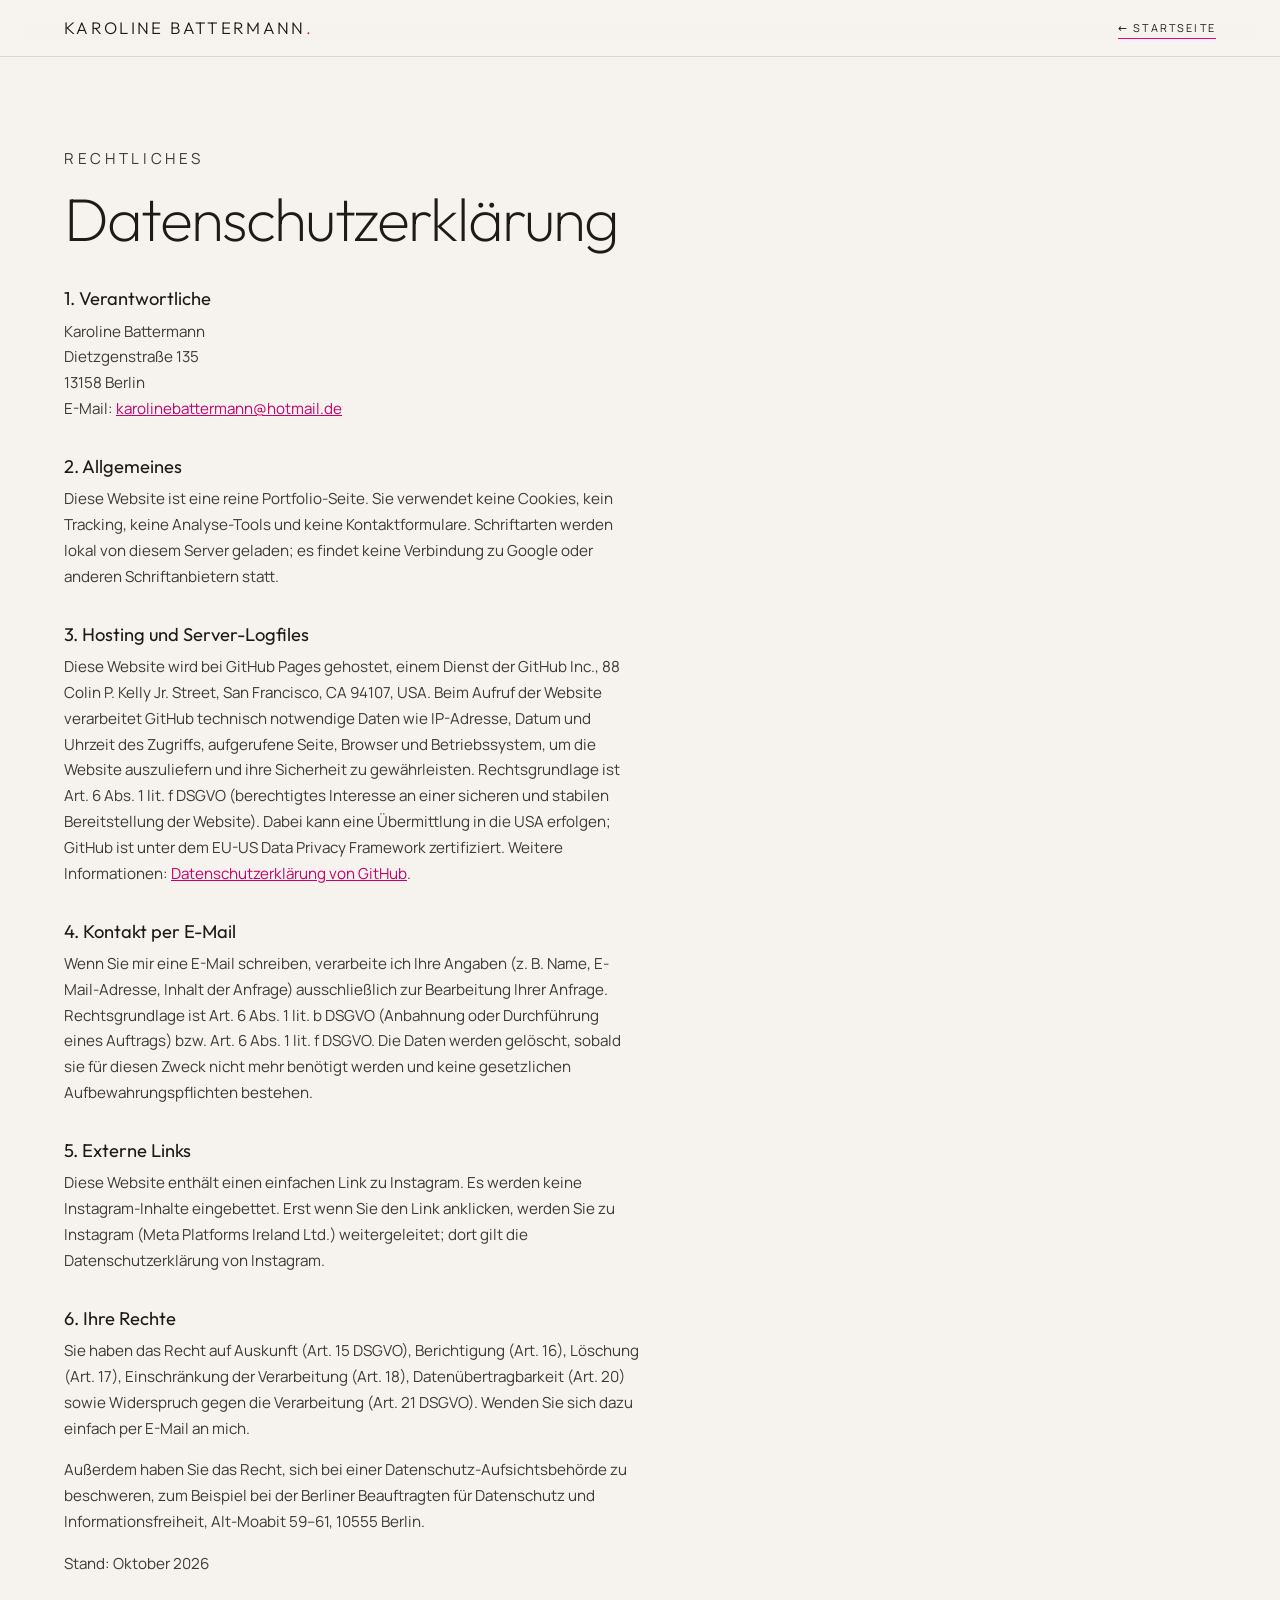
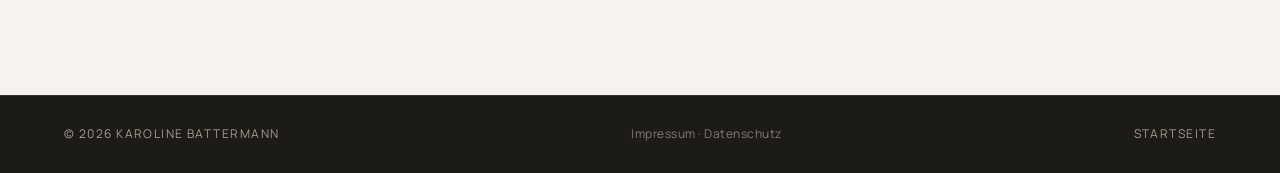
<file: datenschutz.html>
<!doctype html>
<html lang="de">
<head>
<meta charset="utf-8">
<meta name="viewport" content="width=device-width, initial-scale=1">
<meta name="robots" content="noindex, nofollow">
<title>Datenschutz – Karoline Battermann</title>
<link rel="icon" type="image/png" href="favicon.png">
<link rel="stylesheet" href="fonts.css">
<link rel="stylesheet" href="style.css">
</head>
<body class="legal-page">
<header class="nav scrolled">
  <a href="index.html" class="nav-name">Karoline Battermann</a>
  <a href="index.html" class="link-arrow">← Startseite</a>
</header>
<main class="legal-main">
  <p class="eyebrow">Rechtliches</p>
  <h1>Datenschutz&shy;erklärung</h1>

  <h2>1. Verantwortliche</h2>
  <p>Karoline Battermann<br>Dietzgenstraße 135<br>13158 Berlin<br>E-Mail: <a href="mailto:karolinebattermann@hotmail.de">karolinebattermann@hotmail.de</a></p>

  <h2>2. Allgemeines</h2>
  <p>Diese Website ist eine reine Portfolio-Seite. Sie verwendet keine Cookies, kein Tracking, keine Analyse-Tools und keine Kontaktformulare. Schriftarten werden lokal von diesem Server geladen; es findet keine Verbindung zu Google oder anderen Schriftanbietern statt.</p>

  <h2>3. Hosting und Server-Logfiles</h2>
  <p>Diese Website wird bei GitHub Pages gehostet, einem Dienst der GitHub Inc., 88 Colin P. Kelly Jr. Street, San Francisco, CA 94107, USA. Beim Aufruf der Website verarbeitet GitHub technisch notwendige Daten wie IP-Adresse, Datum und Uhrzeit des Zugriffs, aufgerufene Seite, Browser und Betriebssystem, um die Website auszuliefern und ihre Sicherheit zu gewährleisten. Rechtsgrundlage ist Art.&nbsp;6 Abs.&nbsp;1 lit.&nbsp;f DSGVO (berechtigtes Interesse an einer sicheren und stabilen Bereitstellung der Website). Dabei kann eine Übermittlung in die USA erfolgen; GitHub ist unter dem EU-US Data Privacy Framework zertifiziert. Weitere Informationen: <a href="https://docs.github.com/de/site-policy/privacy-policies/github-general-privacy-statement" target="_blank" rel="noopener">Datenschutzerklärung von GitHub</a>.</p>

  <h2>4. Kontakt per E-Mail</h2>
  <p>Wenn Sie mir eine E-Mail schreiben, verarbeite ich Ihre Angaben (z.&nbsp;B. Name, E-Mail-Adresse, Inhalt der Anfrage) ausschließlich zur Bearbeitung Ihrer Anfrage. Rechtsgrundlage ist Art.&nbsp;6 Abs.&nbsp;1 lit.&nbsp;b DSGVO (Anbahnung oder Durchführung eines Auftrags) bzw. Art.&nbsp;6 Abs.&nbsp;1 lit.&nbsp;f DSGVO. Die Daten werden gelöscht, sobald sie für diesen Zweck nicht mehr benötigt werden und keine gesetzlichen Aufbewahrungspflichten bestehen.</p>

  <h2>5. Externe Links</h2>
  <p>Diese Website enthält einen einfachen Link zu Instagram. Es werden keine Instagram-Inhalte eingebettet. Erst wenn Sie den Link anklicken, werden Sie zu Instagram (Meta Platforms Ireland Ltd.) weitergeleitet; dort gilt die Datenschutzerklärung von Instagram.</p>

  <h2>6. Ihre Rechte</h2>
  <p>Sie haben das Recht auf Auskunft (Art.&nbsp;15 DSGVO), Berichtigung (Art.&nbsp;16), Löschung (Art.&nbsp;17), Einschränkung der Verarbeitung (Art.&nbsp;18), Datenübertragbarkeit (Art.&nbsp;20) sowie Widerspruch gegen die Verarbeitung (Art.&nbsp;21 DSGVO). Wenden Sie sich dazu einfach per E-Mail an mich.</p>
  <p>Außerdem haben Sie das Recht, sich bei einer Datenschutz-Aufsichtsbehörde zu beschweren, zum Beispiel bei der Berliner Beauftragten für Datenschutz und Informationsfreiheit, Alt-Moabit 59–61, 10555 Berlin.</p>

  <p class="small">Stand: Oktober 2026</p>
</main>
<footer class="footer">
  <span>© 2026 Karoline Battermann</span>
  <span class="legal"><a href="impressum.html">Impressum</a> · <a href="datenschutz.html">Datenschutz</a></span>
  <a href="index.html">Startseite</a>
</footer>
</body>
</html>
</file>
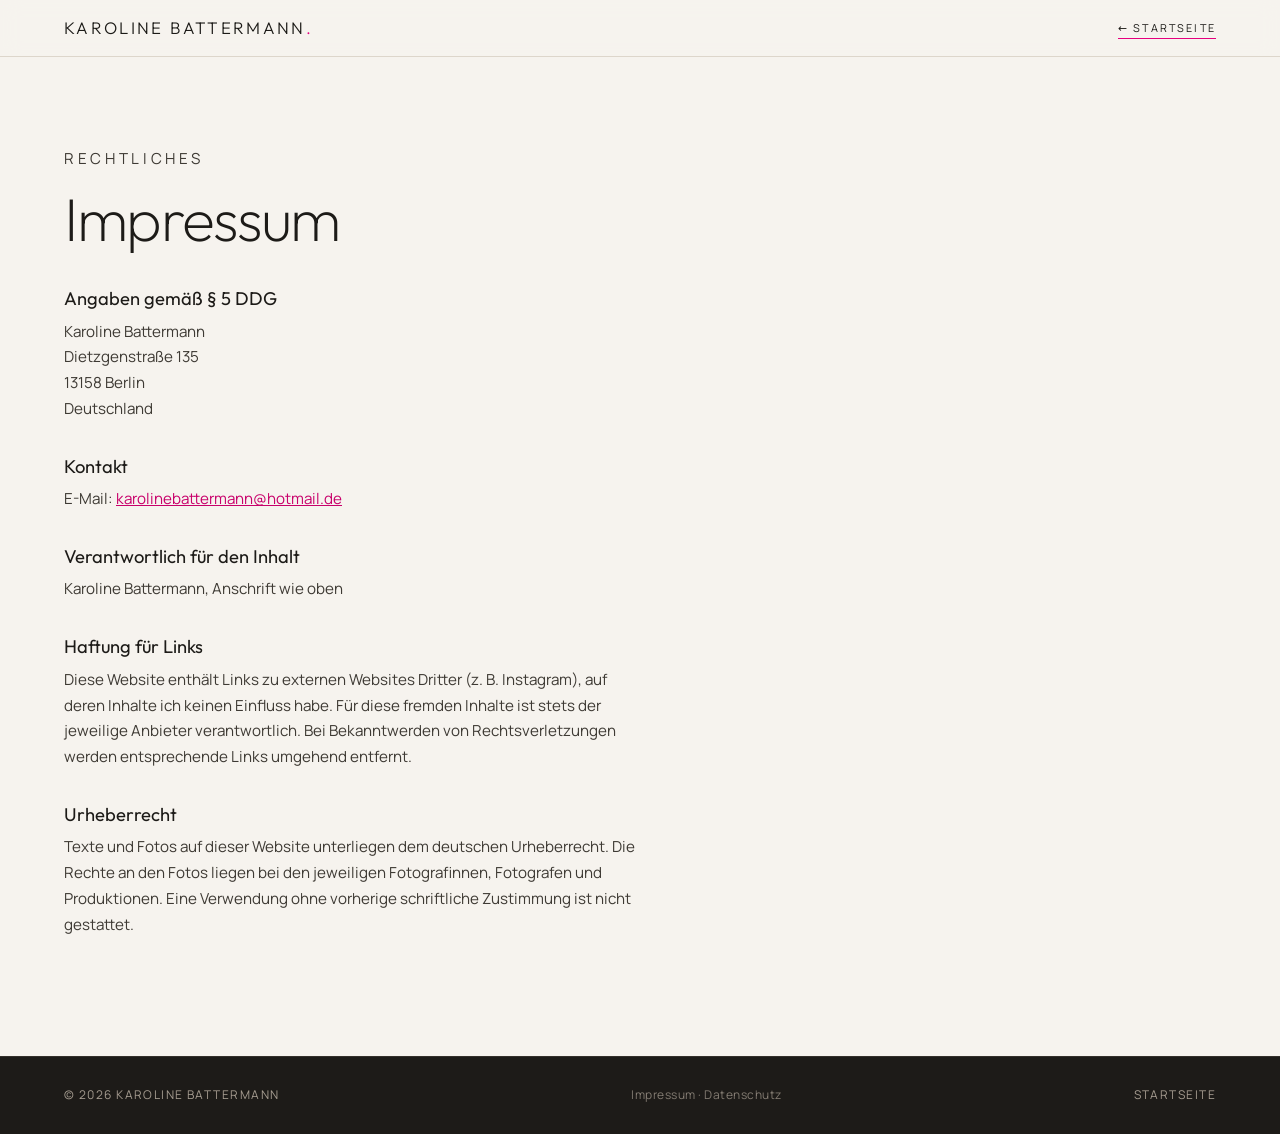
<file: impressum.html>
<!doctype html>
<html lang="de">
<head>
<meta charset="utf-8">
<meta name="viewport" content="width=device-width, initial-scale=1">
<meta name="robots" content="noindex, nofollow">
<title>Impressum – Karoline Battermann</title>
<link rel="icon" type="image/png" href="favicon.png">
<link rel="stylesheet" href="fonts.css">
<link rel="stylesheet" href="style.css">
</head>
<body class="legal-page">
<header class="nav scrolled">
  <a href="index.html" class="nav-name">Karoline Battermann</a>
  <a href="index.html" class="link-arrow">← Startseite</a>
</header>
<main class="legal-main">
  <p class="eyebrow">Rechtliches</p>
  <h1>Impressum</h1>

  <h2>Angaben gemäß § 5 DDG</h2>
  <p>Karoline Battermann<br>Dietzgenstraße 135<br>13158 Berlin<br>Deutschland</p>

  <h2>Kontakt</h2>
  <p>E-Mail: <a href="mailto:karolinebattermann@hotmail.de">karolinebattermann@hotmail.de</a></p>

  <h2>Verantwortlich für den Inhalt</h2>
  <p>Karoline Battermann, Anschrift wie oben</p>

  <h2>Haftung für Links</h2>
  <p>Diese Website enthält Links zu externen Websites Dritter (z.&nbsp;B. Instagram), auf deren Inhalte ich keinen Einfluss habe. Für diese fremden Inhalte ist stets der jeweilige Anbieter verantwortlich. Bei Bekanntwerden von Rechtsverletzungen werden entsprechende Links umgehend entfernt.</p>

  <h2>Urheberrecht</h2>
  <p>Texte und Fotos auf dieser Website unterliegen dem deutschen Urheberrecht. Die Rechte an den Fotos liegen bei den jeweiligen Fotografinnen, Fotografen und Produktionen. Eine Verwendung ohne vorherige schriftliche Zustimmung ist nicht gestattet.</p>
</main>
<footer class="footer">
  <span>© 2026 Karoline Battermann</span>
  <span class="legal"><a href="impressum.html">Impressum</a> · <a href="datenschutz.html">Datenschutz</a></span>
  <a href="index.html">Startseite</a>
</footer>
</body>
</html>
</file>
<file: fonts.css>
@font-face {
  font-family: 'Instrument Serif';
  font-style: italic;
  font-weight: 400;
  font-display: swap;
  src: url(fonts/fd6f40d144.woff2) format('woff2');
  unicode-range: U+0100-02BA, U+02BD-02C5, U+02C7-02CC, U+02CE-02D7, U+02DD-02FF, U+0304, U+0308, U+0329, U+1D00-1DBF, U+1E00-1E9F, U+1EF2-1EFF, U+2020, U+20A0-20AB, U+20AD-20C4, U+2113, U+2C60-2C7F, U+A720-A7FF;
}
@font-face {
  font-family: 'Instrument Serif';
  font-style: italic;
  font-weight: 400;
  font-display: swap;
  src: url(fonts/52a6c245b9.woff2) format('woff2');
  unicode-range: U+0000-00FF, U+0131, U+0152-0153, U+02BB-02BC, U+02C6, U+02DA, U+02DC, U+0304, U+0308, U+0329, U+2000-206F, U+20AC, U+2122, U+2191, U+2193, U+2212, U+2215, U+FEFF, U+FFFD;
}
@font-face {
  font-family: 'Instrument Serif';
  font-style: normal;
  font-weight: 400;
  font-display: swap;
  src: url(fonts/28cfb3cb62.woff2) format('woff2');
  unicode-range: U+0100-02BA, U+02BD-02C5, U+02C7-02CC, U+02CE-02D7, U+02DD-02FF, U+0304, U+0308, U+0329, U+1D00-1DBF, U+1E00-1E9F, U+1EF2-1EFF, U+2020, U+20A0-20AB, U+20AD-20C4, U+2113, U+2C60-2C7F, U+A720-A7FF;
}
@font-face {
  font-family: 'Instrument Serif';
  font-style: normal;
  font-weight: 400;
  font-display: swap;
  src: url(fonts/2d243d02e5.woff2) format('woff2');
  unicode-range: U+0000-00FF, U+0131, U+0152-0153, U+02BB-02BC, U+02C6, U+02DA, U+02DC, U+0304, U+0308, U+0329, U+2000-206F, U+20AC, U+2122, U+2191, U+2193, U+2212, U+2215, U+FEFF, U+FFFD;
}
@font-face {
  font-family: 'Manrope';
  font-style: normal;
  font-weight: 300;
  font-display: swap;
  src: url(fonts/b4290e9b7e.woff2) format('woff2');
  unicode-range: U+0100-02BA, U+02BD-02C5, U+02C7-02CC, U+02CE-02D7, U+02DD-02FF, U+0304, U+0308, U+0329, U+1D00-1DBF, U+1E00-1E9F, U+1EF2-1EFF, U+2020, U+20A0-20AB, U+20AD-20C4, U+2113, U+2C60-2C7F, U+A720-A7FF;
}
@font-face {
  font-family: 'Manrope';
  font-style: normal;
  font-weight: 300;
  font-display: swap;
  src: url(fonts/cf48e3e1de.woff2) format('woff2');
  unicode-range: U+0000-00FF, U+0131, U+0152-0153, U+02BB-02BC, U+02C6, U+02DA, U+02DC, U+0304, U+0308, U+0329, U+2000-206F, U+20AC, U+2122, U+2191, U+2193, U+2212, U+2215, U+FEFF, U+FFFD;
}
@font-face {
  font-family: 'Manrope';
  font-style: normal;
  font-weight: 400;
  font-display: swap;
  src: url(fonts/b4290e9b7e.woff2) format('woff2');
  unicode-range: U+0100-02BA, U+02BD-02C5, U+02C7-02CC, U+02CE-02D7, U+02DD-02FF, U+0304, U+0308, U+0329, U+1D00-1DBF, U+1E00-1E9F, U+1EF2-1EFF, U+2020, U+20A0-20AB, U+20AD-20C4, U+2113, U+2C60-2C7F, U+A720-A7FF;
}
@font-face {
  font-family: 'Manrope';
  font-style: normal;
  font-weight: 400;
  font-display: swap;
  src: url(fonts/cf48e3e1de.woff2) format('woff2');
  unicode-range: U+0000-00FF, U+0131, U+0152-0153, U+02BB-02BC, U+02C6, U+02DA, U+02DC, U+0304, U+0308, U+0329, U+2000-206F, U+20AC, U+2122, U+2191, U+2193, U+2212, U+2215, U+FEFF, U+FFFD;
}
@font-face {
  font-family: 'Manrope';
  font-style: normal;
  font-weight: 500;
  font-display: swap;
  src: url(fonts/b4290e9b7e.woff2) format('woff2');
  unicode-range: U+0100-02BA, U+02BD-02C5, U+02C7-02CC, U+02CE-02D7, U+02DD-02FF, U+0304, U+0308, U+0329, U+1D00-1DBF, U+1E00-1E9F, U+1EF2-1EFF, U+2020, U+20A0-20AB, U+20AD-20C4, U+2113, U+2C60-2C7F, U+A720-A7FF;
}
@font-face {
  font-family: 'Manrope';
  font-style: normal;
  font-weight: 500;
  font-display: swap;
  src: url(fonts/cf48e3e1de.woff2) format('woff2');
  unicode-range: U+0000-00FF, U+0131, U+0152-0153, U+02BB-02BC, U+02C6, U+02DA, U+02DC, U+0304, U+0308, U+0329, U+2000-206F, U+20AC, U+2122, U+2191, U+2193, U+2212, U+2215, U+FEFF, U+FFFD;
}
@font-face {
  font-family: 'Manrope';
  font-style: normal;
  font-weight: 600;
  font-display: swap;
  src: url(fonts/b4290e9b7e.woff2) format('woff2');
  unicode-range: U+0100-02BA, U+02BD-02C5, U+02C7-02CC, U+02CE-02D7, U+02DD-02FF, U+0304, U+0308, U+0329, U+1D00-1DBF, U+1E00-1E9F, U+1EF2-1EFF, U+2020, U+20A0-20AB, U+20AD-20C4, U+2113, U+2C60-2C7F, U+A720-A7FF;
}
@font-face {
  font-family: 'Manrope';
  font-style: normal;
  font-weight: 600;
  font-display: swap;
  src: url(fonts/cf48e3e1de.woff2) format('woff2');
  unicode-range: U+0000-00FF, U+0131, U+0152-0153, U+02BB-02BC, U+02C6, U+02DA, U+02DC, U+0304, U+0308, U+0329, U+2000-206F, U+20AC, U+2122, U+2191, U+2193, U+2212, U+2215, U+FEFF, U+FFFD;
}
@font-face {
  font-family: 'Outfit';
  font-style: normal;
  font-weight: 200;
  font-display: swap;
  src: url(fonts/35e12df6d2.woff2) format('woff2');
  unicode-range: U+0100-02BA, U+02BD-02C5, U+02C7-02CC, U+02CE-02D7, U+02DD-02FF, U+0304, U+0308, U+0329, U+1D00-1DBF, U+1E00-1E9F, U+1EF2-1EFF, U+2020, U+20A0-20AB, U+20AD-20C4, U+2113, U+2C60-2C7F, U+A720-A7FF;
}
@font-face {
  font-family: 'Outfit';
  font-style: normal;
  font-weight: 200;
  font-display: swap;
  src: url(fonts/357083765a.woff2) format('woff2');
  unicode-range: U+0000-00FF, U+0131, U+0152-0153, U+02BB-02BC, U+02C6, U+02DA, U+02DC, U+0304, U+0308, U+0329, U+2000-206F, U+20AC, U+2122, U+2191, U+2193, U+2212, U+2215, U+FEFF, U+FFFD;
}
@font-face {
  font-family: 'Outfit';
  font-style: normal;
  font-weight: 300;
  font-display: swap;
  src: url(fonts/35e12df6d2.woff2) format('woff2');
  unicode-range: U+0100-02BA, U+02BD-02C5, U+02C7-02CC, U+02CE-02D7, U+02DD-02FF, U+0304, U+0308, U+0329, U+1D00-1DBF, U+1E00-1E9F, U+1EF2-1EFF, U+2020, U+20A0-20AB, U+20AD-20C4, U+2113, U+2C60-2C7F, U+A720-A7FF;
}
@font-face {
  font-family: 'Outfit';
  font-style: normal;
  font-weight: 300;
  font-display: swap;
  src: url(fonts/357083765a.woff2) format('woff2');
  unicode-range: U+0000-00FF, U+0131, U+0152-0153, U+02BB-02BC, U+02C6, U+02DA, U+02DC, U+0304, U+0308, U+0329, U+2000-206F, U+20AC, U+2122, U+2191, U+2193, U+2212, U+2215, U+FEFF, U+FFFD;
}
@font-face {
  font-family: 'Outfit';
  font-style: normal;
  font-weight: 400;
  font-display: swap;
  src: url(fonts/35e12df6d2.woff2) format('woff2');
  unicode-range: U+0100-02BA, U+02BD-02C5, U+02C7-02CC, U+02CE-02D7, U+02DD-02FF, U+0304, U+0308, U+0329, U+1D00-1DBF, U+1E00-1E9F, U+1EF2-1EFF, U+2020, U+20A0-20AB, U+20AD-20C4, U+2113, U+2C60-2C7F, U+A720-A7FF;
}
@font-face {
  font-family: 'Outfit';
  font-style: normal;
  font-weight: 400;
  font-display: swap;
  src: url(fonts/357083765a.woff2) format('woff2');
  unicode-range: U+0000-00FF, U+0131, U+0152-0153, U+02BB-02BC, U+02C6, U+02DA, U+02DC, U+0304, U+0308, U+0329, U+2000-206F, U+20AC, U+2122, U+2191, U+2193, U+2212, U+2215, U+FEFF, U+FFFD;
}
</file>
<file: style.css>
:root{
  --bg:#f6f3ee; --surface:#efeae2; --ink:#1d1b18; --muted:#6f685f; --line:#ddd6cb; --accent:#8a7560; --pink:#E6007E; --pink-ink:#C8006B; --pink-light:#FF4FA8;
  --display:'Outfit', system-ui, sans-serif; --serif:'Instrument Serif', Georgia, serif; --sans:'Manrope', system-ui, sans-serif;
  --pad: clamp(1.25rem, 5vw, 5rem);
}
*,*::before,*::after{box-sizing:border-box}
html{scroll-behavior:smooth; scroll-padding-top:5rem}
body{margin:0; background:var(--bg); color:var(--ink); font-family:var(--sans); font-weight:400; font-size:16px; line-height:1.7; -webkit-font-smoothing:antialiased}
img{display:block; max-width:100%}
a{color:inherit}
h1,h2,h3{font-family:var(--display); font-weight:200; margin:0; line-height:1.02; letter-spacing:-.03em}
h1 em,h2 em{font-family:var(--serif); font-weight:400; letter-spacing:-.01em}
em{font-style:italic}
.eyebrow{font-size:.72rem; letter-spacing:.24em; text-transform:uppercase; color:var(--muted); margin:0 0 1.5rem}
.small{font-size:.82rem; color:var(--muted)}

/* NAV */
.nav{position:fixed; inset:0 0 auto 0; z-index:50; display:flex; align-items:center; justify-content:space-between; padding:1.25rem var(--pad); transition:background .3s, padding .3s, border-color .3s; border-bottom:1px solid transparent}
.nav.scrolled{background:rgba(246,243,238,.92); backdrop-filter:blur(10px); padding-block:.85rem; border-color:var(--line)}
.nav-name{font-family:var(--display); font-weight:300; font-size:1.05rem; text-decoration:none; letter-spacing:.14em; text-transform:uppercase}
.nav-links{display:flex; gap:2.25rem}
.nav-links a{font-size:.74rem; letter-spacing:.2em; text-transform:uppercase; text-decoration:none; color:var(--muted); transition:color .2s}
.nav-links a:hover{color:var(--pink)}
.nav-toggle{display:none; background:none; border:0; width:36px; height:36px; cursor:pointer; position:relative}
.nav-toggle span{position:absolute; left:6px; right:6px; height:1px; background:var(--ink); transition:transform .3s}
.nav-toggle span:first-child{top:14px} .nav-toggle span:last-child{top:21px}
.nav.open .nav-toggle span:first-child{transform:translateY(3.5px) rotate(45deg)}
.nav.open .nav-toggle span:last-child{transform:translateY(-3.5px) rotate(-45deg)}

/* PHOTO SLOTS */
.photo{margin:0; position:relative; overflow:hidden; background:linear-gradient(160deg,#e9e3d9 0%,#dcd3c5 100%)}
.photo img{width:100%; height:100%; object-fit:cover; position:relative; z-index:1; transition:transform 1.2s cubic-bezier(.2,.7,.2,1)}
.photo:hover img{transform:scale(1.03)}
.photo::after{content:attr(data-label); position:absolute; left:1.75rem; bottom:1.6rem; font-size:.68rem; letter-spacing:.22em; text-transform:uppercase; color:#8f8578}
.photo::before{content:""; position:absolute; inset:1rem; border:1px solid rgba(143,133,120,.25)}

/* HERO */
.hero{min-height:100svh; display:grid; grid-template-columns:1.1fr .9fr; gap:clamp(2rem,5vw,5rem); align-items:end; padding:8rem var(--pad) var(--pad)}
.hero h1{font-size:clamp(3.4rem, 9vw, 8.5rem); font-weight:200}
.hero h1 em{font-size:1.08em; line-height:.95}
.hero h1 em{color:var(--accent)}
.roles{margin:2rem 0 2.5rem; font-size:.8rem; letter-spacing:.2em; text-transform:uppercase; color:var(--muted)}
.roles span{color:var(--pink); margin:0 .35rem}
.hero-cta{display:flex; gap:2rem; align-items:center; flex-wrap:wrap}
.hero-photo{aspect-ratio:4/5; max-height:78vh; width:100%}
.hero-photo img{object-position:50% 25%}

.btn{display:inline-block; line-height:1.2; padding:1rem 1.8rem; border:1px solid var(--ink); font-size:.74rem; letter-spacing:.2em; text-transform:uppercase; text-decoration:none; transition:background .25s, color .25s}
.btn:hover{background:var(--pink); border-color:var(--pink); color:#fff}
.link-arrow{display:inline-block; line-height:1.2; padding-top:.3rem; font-size:.74rem; letter-spacing:.2em; text-transform:uppercase; text-decoration:none; border-bottom:1px solid var(--line); padding-bottom:.25rem}
.link-arrow:hover{border-color:var(--pink)}

/* SECTIONS */
.section{padding:clamp(5rem,10vw,9rem) var(--pad); border-top:1px solid var(--line)}
.section-head{display:flex; align-items:baseline; gap:1.5rem; margin-bottom:clamp(2.5rem,5vw,4.5rem)}
.section-head h2{font-size:clamp(2.6rem,5.5vw,4.75rem)}
.num{font-size:.72rem; letter-spacing:.2em; color:var(--pink)}

/* ABOUT */
.about-grid{display:grid; grid-template-columns:.8fr 1.2fr; gap:clamp(2rem,6vw,6rem); align-items:start}
.about-photo{aspect-ratio:3/4}
.about-text{max-width:38rem}
.lead{font-family:var(--display); font-weight:300; letter-spacing:-.01em; font-size:clamp(1.4rem,2.3vw,1.95rem); line-height:1.3; margin:0 0 2rem}
.about-text p:not(.lead){color:#3e3a34; margin:0 0 1.25rem}

/* SEDCARD */
.sedcard{background:var(--surface)}
.sed-grid{display:grid; grid-template-columns:1fr 1fr; gap:clamp(2rem,6vw,6rem); align-items:start}
.measures{margin:0; display:grid; grid-template-columns:1fr 1fr; column-gap:2.5rem}
.measures div{padding:1.1rem 0; border-bottom:1px solid var(--line)}
.measures dt{font-size:.68rem; letter-spacing:.2em; text-transform:uppercase; color:var(--muted)}
.measures dd{margin:.3rem 0 0; font-family:var(--display); font-weight:300; font-size:1.3rem; line-height:1.25}
.measures div:last-child{grid-column:1/-1}
.sed-photos{display:grid; grid-template-columns:1fr 1fr; gap:1rem}
.sed-photos .photo{aspect-ratio:4/5}

/* GALLERY */
.gallery-wrap{padding:clamp(5rem,10vw,9rem) var(--pad); border-top:1px solid var(--line)}
.masonry{columns:3; column-gap:1.25rem}
.g-item{break-inside:avoid; margin:0 0 1.25rem}
.g-open{display:block; width:100%; padding:0; border:0; background:var(--surface); cursor:zoom-in; overflow:hidden}
.g-open img{width:100%; height:auto; transition:transform 1.2s cubic-bezier(.2,.7,.2,1), opacity .4s}
.g-open:hover img{transform:scale(1.025)}
.g-item figcaption{margin-top:.6rem; font-size:.66rem; letter-spacing:.2em; text-transform:uppercase; color:var(--muted)}
.lightbox{position:fixed; inset:0; z-index:100; background:rgba(22,20,18,.96); display:flex; align-items:center; justify-content:center; padding:4rem 4.5rem}
.lightbox[hidden]{display:none}
.lightbox img{max-width:100%; max-height:100%; object-fit:contain}
.lightbox button{position:absolute; background:none; border:0; color:#efe9df; font-family:var(--display); font-weight:200; cursor:pointer; line-height:1; padding:.5rem}
.lb-close{top:1rem; right:1.25rem; font-size:2.6rem}
.lb-prev{left:.75rem; top:50%; transform:translateY(-50%); font-size:3.2rem}
.lb-next{right:.75rem; top:50%; transform:translateY(-50%); font-size:3.2rem}
.lb-cap{position:absolute; bottom:1.25rem; left:0; right:0; text-align:center; margin:0; font-size:.68rem; letter-spacing:.22em; text-transform:uppercase; color:#a59c90}
.photo[data-label=""]::after{display:none}
.photo:has(img)::before{display:none}

/* WORK */
.tabs{display:flex; flex-wrap:wrap; gap:.5rem 2.25rem; border-bottom:1px solid var(--line); margin-bottom:3rem}
.tabs button{background:none; border:0; padding:0 0 1rem; margin-bottom:-1px; font:inherit; font-size:.74rem; letter-spacing:.2em; text-transform:uppercase; color:var(--muted); cursor:pointer; border-bottom:1px solid transparent; transition:color .2s, border-color .2s}
.tabs button:hover{color:var(--ink)}
.tabs button[aria-selected="true"]{color:var(--ink); border-color:var(--pink)}
.panel-intro{max-width:44rem; color:#3e3a34; margin:0 0 2.5rem}
.ref-list{list-style:none; margin:0; padding:0; display:grid; grid-template-columns:1fr 1fr; column-gap:4rem}
.ref-list li{display:flex; justify-content:space-between; align-items:baseline; gap:1.5rem; padding:1.15rem 0; border-bottom:1px solid var(--line)}
.ref-list span{font-family:var(--display); font-weight:300; font-size:1.25rem; line-height:1.25; letter-spacing:-.01em}
.ref-list em{font-style:normal; font-size:.82rem; color:var(--muted); text-align:right}
.panel.active{animation:fade .5s ease}
@keyframes fade{from{opacity:0; transform:translateY(8px)} to{opacity:1; transform:none}}

/* PROFILE */
.pillars{display:grid; grid-template-columns:repeat(3,1fr); gap:clamp(2rem,4vw,4rem)}
.pillar{border-top:1px solid var(--ink); padding-top:1.75rem}
.pillar h3{font-size:2rem; font-weight:300; margin-bottom:1.25rem}
.pillar p{color:#3e3a34; margin:0 0 1rem; font-size:.95rem}
.stats{display:grid; grid-template-columns:1fr 1fr; gap:1rem; margin:1.75rem 0 1.25rem}
.stats dt{font-size:.66rem; letter-spacing:.2em; text-transform:uppercase; color:var(--muted)}
.stats dd{margin:.2rem 0 0; font-family:var(--serif); font-size:2rem; line-height:1}
.skills{margin-top:clamp(4rem,7vw,6rem)}
.skills h3{font-size:1.6rem; font-weight:300; margin-bottom:1.5rem}
.chips{list-style:none; padding:0; margin:0; display:flex; flex-wrap:wrap; gap:.6rem}
.chips li{border:1px solid var(--line); padding:.55rem 1rem; font-size:.82rem; color:#3e3a34; border-radius:999px}

/* AGENCIES */
.agencies{padding:clamp(4rem,7vw,6rem) var(--pad); border-top:1px solid var(--line); text-align:center}
.agencies ul{list-style:none; padding:0; margin:0 auto; max-width:60rem; display:flex; flex-wrap:wrap; justify-content:center; gap:1rem 2.75rem}
.agencies li{font-family:var(--display); font-weight:300; font-size:clamp(1.1rem,1.8vw,1.45rem); letter-spacing:.06em; text-transform:uppercase; color:#4a453e}

/* CONTACT */
.contact{background:var(--ink); color:var(--bg); border:0}
.contact .eyebrow{color:#a59c90}
.contact-inner{max-width:52rem}
.contact h2{font-size:clamp(2.8rem,6.5vw,5.8rem); margin-bottom:2rem}
.contact h2 em{color:var(--pink-light)}
.contact p{color:#cfc8bd; max-width:38rem}
.contact-links{margin-top:2.5rem; display:flex; flex-direction:column; align-items:flex-start; gap:1rem}
.contact .btn{border-color:var(--bg)}
.contact .btn:hover{background:var(--pink); border-color:var(--pink); color:#fff}
.contact .small{color:#a59c90}
.contact .btn{text-transform:none; letter-spacing:.08em; font-size:.85rem; overflow-wrap:anywhere}
.link-arrow.light{color:#efe9df; border-color:#5a534a}
.link-arrow.light:hover{border-color:var(--pink-light)}

.footer{display:flex; justify-content:space-between; gap:1rem; flex-wrap:wrap; padding:1.75rem var(--pad); background:var(--ink); color:#a59c90; font-size:.75rem; letter-spacing:.12em; text-transform:uppercase; border-top:1px solid #34302b}
.footer a{text-decoration:none}

/* REVEAL */
.reveal{opacity:0; transform:translateY(24px); transition:opacity 1s ease, transform 1s cubic-bezier(.2,.7,.2,1)}
.reveal.in{opacity:1; transform:none}
@media (prefers-reduced-motion:reduce){.reveal{opacity:1; transform:none; transition:none} html{scroll-behavior:auto}}

/* RESPONSIVE */
@media (max-width:960px){
  .hero{grid-template-columns:1fr; align-items:start; padding-top:7rem}
  .hero-photo{max-height:none; aspect-ratio:4/5}
  .about-grid,.sed-grid{grid-template-columns:1fr}
  .about-photo{max-width:28rem}
  .pillars{grid-template-columns:1fr}
  .ref-list{grid-template-columns:1fr}
  .masonry{columns:2; column-gap:.75rem}
  .g-item{margin-bottom:.75rem}
}
@media (max-width:760px){
  .nav-toggle{display:block}
  .nav-links{position:absolute; left:0; right:0; top:100%; flex-direction:column; gap:1.5rem; padding:2rem var(--pad) 2.5rem; background:var(--bg); border-bottom:1px solid var(--line); opacity:0; pointer-events:none; transform:translateY(-8px); transition:opacity .3s, transform .3s}
  .nav.open{background:var(--bg); border-color:var(--line)}
  .nav.open .nav-links{transform:none}
  .nav.open .nav-links{opacity:1; pointer-events:auto}
  .nav-links a{font-size:.9rem}
  .measures{grid-template-columns:1fr}
  .ref-list li{flex-direction:column; gap:.2rem}
  .ref-list em{text-align:left}
  .tabs{gap:.5rem 1.5rem}
}
@media (max-width:520px){ .lightbox{padding:3.5rem .5rem} .lb-prev,.lb-next{top:auto; bottom:.5rem; transform:none} }
::selection{background:var(--pink); color:#fff}
.pillar{border-top-color:var(--ink)}
.pillar h3::after{content:""; display:block; width:1.5rem; height:2px; background:var(--pink); margin-top:.9rem}
.chips li{transition:border-color .2s, color .2s}
.chips li:hover{border-color:var(--pink); color:var(--pink)}
:focus-visible{outline:2px solid var(--pink); outline-offset:3px}

/* Hot Pink – stärker */
.hero h1 em{color:var(--pink)}
.eyebrow{color:var(--pink-ink)}
.contact .eyebrow{color:var(--pink-light)}
.btn{background:var(--pink); border-color:var(--pink); color:#fff}
.btn:hover{background:var(--ink); border-color:var(--ink); color:#fff}
.contact .btn{background:var(--pink); border-color:var(--pink); color:#fff}
.contact .btn:hover{background:var(--bg); border-color:var(--bg); color:var(--ink)}
.link-arrow{border-bottom-color:var(--pink)}
.link-arrow:hover{color:var(--pink-ink)}
.tabs button[aria-selected="true"]{color:var(--pink-ink); border-bottom-width:2px}
.pillar{border-top:2px solid var(--pink)}
.measures dt{color:var(--pink-ink)}
.chips li{border-color:rgba(230,0,126,.35)}
.ref-list li:hover span{color:var(--pink-ink)}
.ref-list span{transition:color .2s}
.g-item figcaption{color:var(--pink-ink)}
.nav-name::after{content:"."; color:var(--pink)}
.footer a:hover{color:var(--pink-light)}

/* Rechtliches */
.footer .legal{text-transform:none; letter-spacing:.04em; opacity:.75}
.footer .legal a:hover{opacity:1}
.legal-page .nav{position:sticky}
.legal-page .nav .link-arrow{font-size:.68rem}
.legal-main{max-width:44rem; padding:clamp(3rem,7vw,6rem) var(--pad) clamp(4rem,8vw,7rem); margin:0}
.legal-main h1{font-size:clamp(2.4rem,5vw,3.8rem); margin-bottom:2.5rem; overflow-wrap:break-word}
.legal-main h2{font-size:1.15rem; font-weight:400; letter-spacing:0; margin:2.25rem 0 .6rem}
.legal-main p{color:#3e3a34; margin:0 0 1rem; font-size:.95rem}
.legal-main a{color:var(--pink-ink); overflow-wrap:anywhere}
</file>
